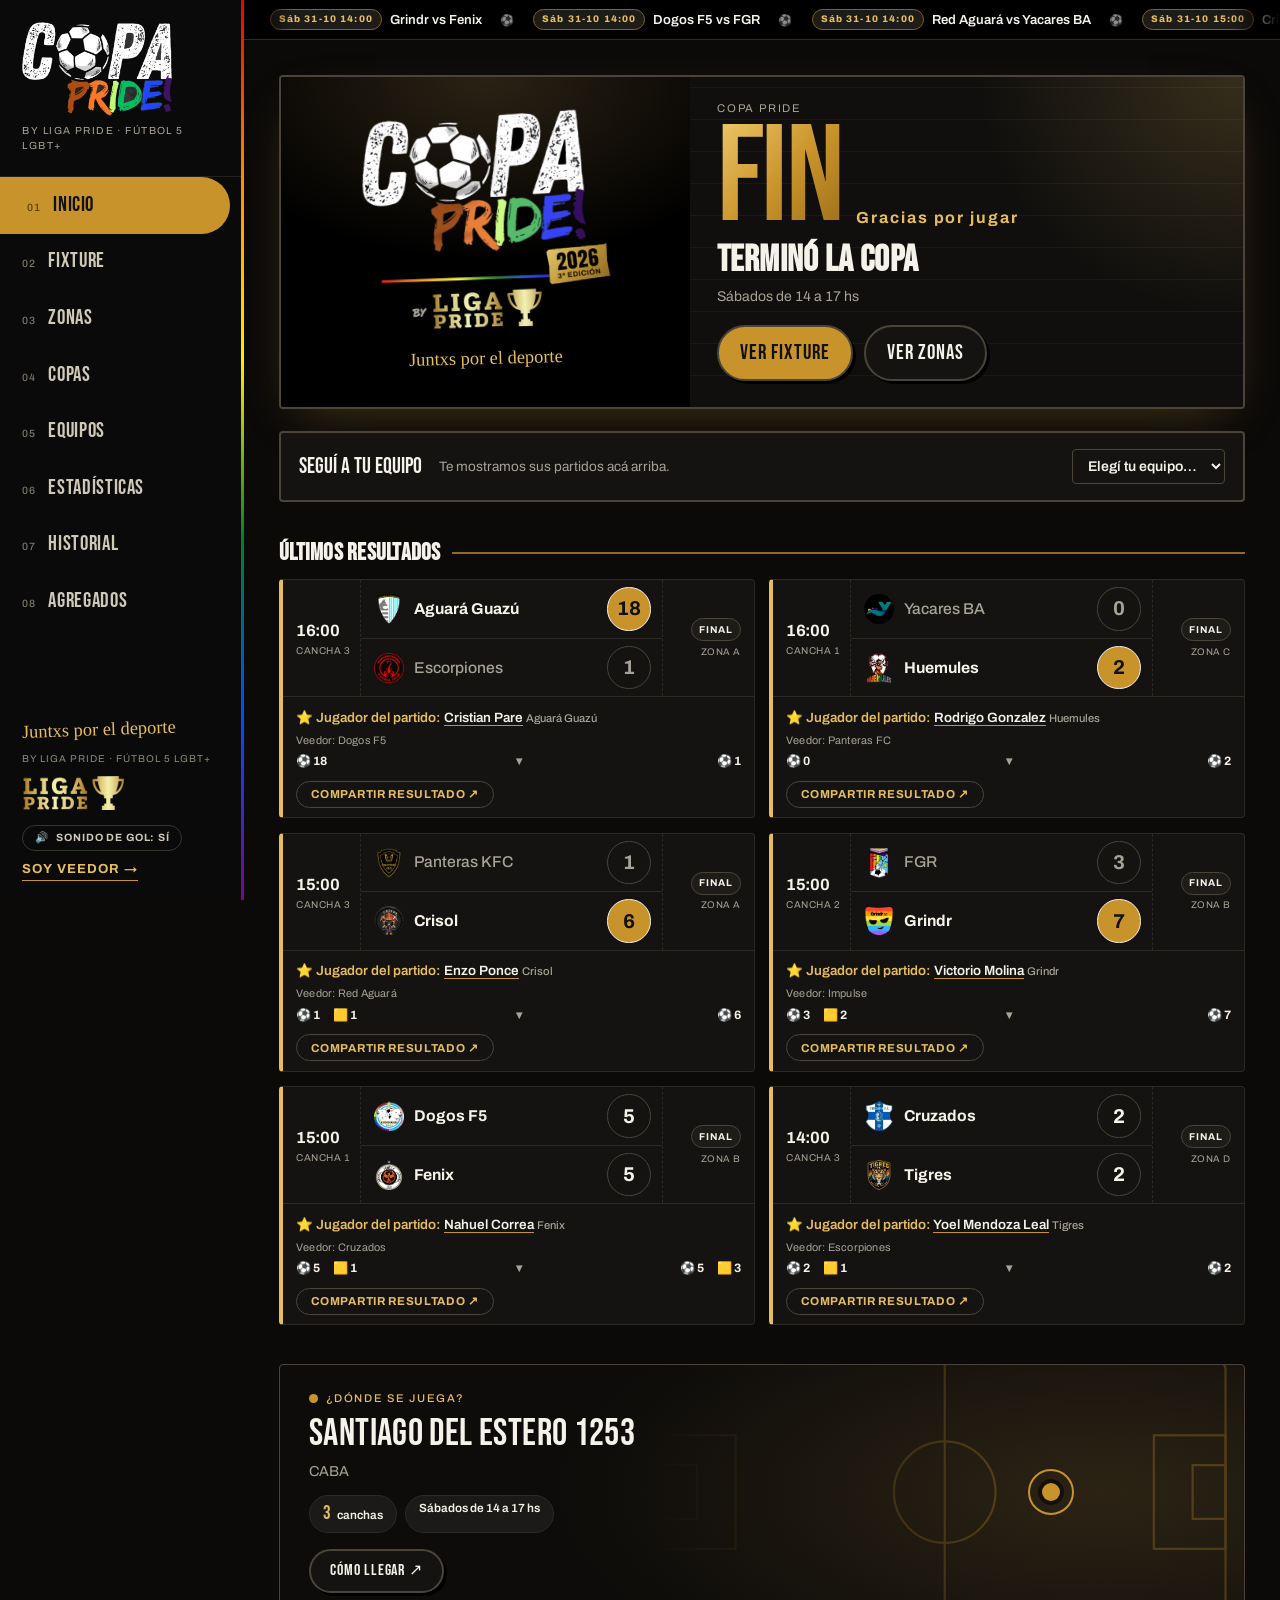
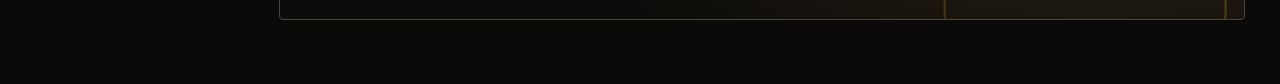
<file: index.html>
<!doctype html>
<html lang="es">
<head>
  <meta charset="utf-8">
  <meta name="viewport" content="width=device-width, initial-scale=1">
  <meta name="theme-color" content="#0a0a0a">
  
  <title>Copa Pride</title>
  <link rel="preconnect" href="https://fonts.googleapis.com">
  <link rel="preconnect" href="https://fonts.gstatic.com" crossorigin>
  <link href="https://fonts.googleapis.com/css2?family=Anton&family=Archivo:wght@400;600;700&family=Permanent+Marker&family=Bebas+Neue&display=swap" rel="stylesheet">
  <link rel="icon" type="image/png" href="img/logo.png">
  <link rel="stylesheet" href="intro.css?v=1792806605">
  <link rel="stylesheet" href="style.css?v=1792806605">
</head>
<body>
  <!-- Intro con el logo: la pelota cae entre la C y la P, rebota dos veces y festeja; se va sola o con un toque -->
  <div id="intro" aria-hidden="true">
    <div class="intro-in">
      <div class="intro-logo"><div class="il-wrap"><img class="il-base" src="img/logo-copa-sinpelota.png" alt=""><img class="il-ball" src="img/pelota-copa.png" alt=""><span class="il-rebote"></span><span class="il-confeti" id="ilConfeti"></span></div></div>
    </div>
  </div>
  <script src="intro.js"></script>
  <!-- Si ves este cartel, es porque faltan archivos. Se oculta solo cuando todo carga bien. -->
  <div id="falta" style="background:#fff3cd;color:#3b2f00;padding:16px;font:16px/1.4 Arial,sans-serif;border-bottom:3px solid #c8932a">
    <b>Faltan archivos de la página.</b><br>
    Si abriste <code>index.html</code> desde adentro del .zip, no funciona: Windows solo saca ese archivo suelto.<br>
    Hacé clic derecho en el .zip → <b>Extraer todo…</b>, y abrí <code>index.html</code> desde la carpeta extraída
    (tienen que estar juntos <code>index.html</code>, <code>style.css</code>, <code>app.js</code> y <code>data.js</code>).
  </div>

  <div class="shell">
    <aside class="rail">
      <a class="logo" href="#/inicio">
        <img class="logo-img" src="img/logo.png" alt="Copa Pride">
        <span class="logo-txt"><span class="logo-t" id="logoTitulo" hidden></span><span class="logo-s" id="logoSub"></span></span>
      </a>
      <nav id="nav" class="nav">
        <a href="#/inicio" data-p="inicio">Inicio</a>
        <a href="#/fixture" data-p="fixture">Fixture</a>
        <a href="#/zonas" data-p="zonas">Zonas</a>
        <a href="#/copas" data-p="copas">Copas</a>
        <a href="#/equipos" data-p="equipos">Equipos</a>
        <a href="#/estadisticas" data-p="estadisticas">Estadísticas</a>
        <a href="#/historial" data-p="historial">Historial</a>
        <a href="#/agregados" data-p="agregados">Agregados</a>
      </nav>
      <div class="rail-pie"><b id="pieLema"></b><span id="pieSub"></span><img src="img/liga-pride.png" alt="Liga Pride" style="height:34px;width:auto;align-self:flex-start"><div class="rail-bt"><button type="button" class="snd" id="snd"><i>🔊</i><span>Sonido de gol: sí</span></button><a class="soy-veedor" href="veedor.html">Soy veedor →</a></div></div>
    </aside>

    <div class="main">
      <header class="mtop"><a href="#/inicio"><img src="img/logo.png" alt="Copa Pride"></a><b>Juntxs por el deporte</b></header>
      <div id="ticker" class="ticker" hidden aria-label="Resultados"></div>
      <div id="aviso" class="aviso" hidden>DATOS DE EJEMPLO · reemplazalos en data.js</div>
      <main id="app" class="wrap"></main>
    </div>
  </div>

  <nav id="tabbar" class="tabbar" aria-label="Secciones">
    <a href="#/inicio" data-p="inicio"><svg viewBox="0 0 24 24"><path d="M3 11l9-8 9 8M5 10v10h14V10"/></svg>Inicio</a>
    <a href="#/fixture" data-p="fixture"><svg viewBox="0 0 24 24"><rect x="3" y="5" width="18" height="16"/><path d="M3 10h18M8 3v4M16 3v4"/></svg>Fixture</a>
    <a href="#/zonas" data-p="zonas"><svg viewBox="0 0 24 24"><path d="M3 5h18M3 12h18M3 19h18M8 5v14"/></svg>Zonas</a>
    <a href="#/copas" data-p="copas"><svg viewBox="0 0 24 24"><path d="M7 4h10v5a5 5 0 0 1-10 0zM7 6H3v2a3 3 0 0 0 4 2M17 6h4v2a3 3 0 0 1-4 2M12 14v4M8 21h8"/></svg>Copas</a>
    <details id="mas" data-mas="1"><summary><svg viewBox="0 0 24 24"><circle cx="5" cy="12" r="1.5"/><circle cx="12" cy="12" r="1.5"/><circle cx="19" cy="12" r="1.5"/></svg>Más</summary>
      <div class="mas-panel">
        <a href="#/equipos" data-p="equipos">Equipos</a>
        <a href="#/estadisticas" data-p="estadisticas">Estadísticas</a>
        <a href="#/historial" data-p="historial">Historial</a>
        <a href="#/agregados" data-p="agregados">Agregados</a>
        <button type="button" class="snd" id="snd2"><i>🔊</i><span>Sonido de gol: sí</span></button>
        <a class="soy-veedor" href="veedor.html">Soy veedor →</a>
      </div>
    </details>
  </nav>

  <script src="data.js?v=1792806605"></script>
  <script src="mascotas.js?v=1792806605"></script>
  <script src="app.js?v=1792806605"></script>
</body>
</html>
</file>
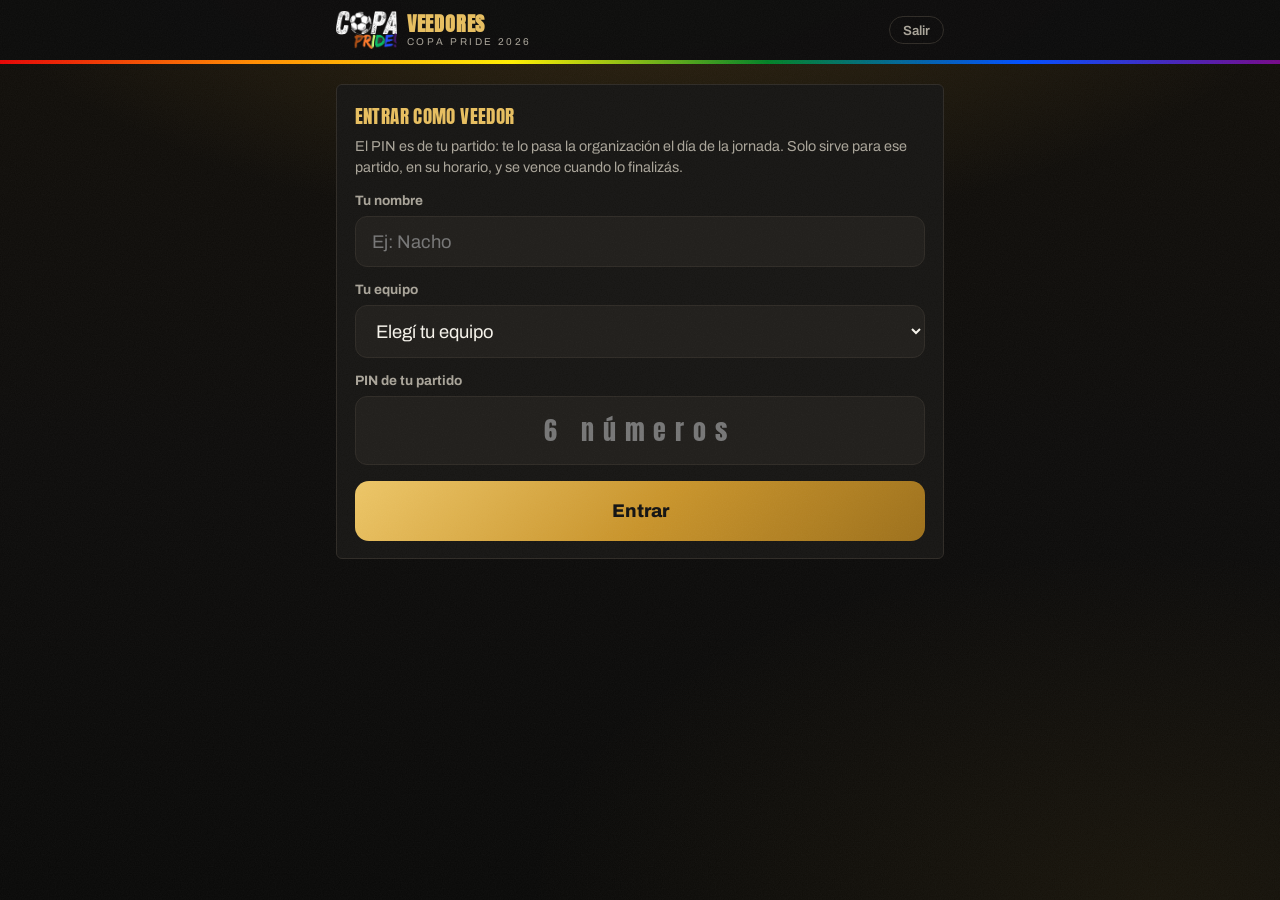
<file: veedor.html>
<!doctype html>
<html lang="es">
<head>
  <meta charset="utf-8">
  <meta name="viewport" content="width=device-width, initial-scale=1, viewport-fit=cover">
  <meta name="theme-color" content="#0a0a0a">
  <meta name="robots" content="noindex, nofollow">
  <title>Veedores · Copa Pride</title>
  <link rel="preconnect" href="https://fonts.googleapis.com">
  <link rel="preconnect" href="https://fonts.gstatic.com" crossorigin>
  <link href="https://fonts.googleapis.com/css2?family=Anton&family=Archivo:wght@400;500;600;700&family=Permanent+Marker&display=swap" rel="stylesheet">
  <link rel="icon" type="image/png" href="img/logo.png">
  <link rel="stylesheet" href="base.css">
  <link rel="stylesheet" href="veedor.css?v=1792644942">
</head>
<body class="vee">
  <!-- Si ves este cartel, es porque faltan archivos. Se oculta solo cuando todo carga bien. -->
  <div id="falta" style="background:#fff3cd;color:#3b2f00;padding:16px;font:16px/1.4 Arial,sans-serif;border-bottom:3px solid #c8932a">
    <b>Faltan archivos de la página.</b> Tienen que estar juntos en la misma carpeta:
    <code>veedor.html</code>, <code>veedor.css</code>, <code>veedor.js</code>, <code>style.css</code>, <code>app.js</code> y <code>data.js</code>.
  </div>

  <header class="vtop">
    <div class="vtop-in">
      <div class="vlogo-w"><img src="img/logo.png" alt="Copa Pride"><div class="vlogo"><b>Veedores</b><span id="vSub"></span></div></div>
      <div class="vquien" id="vQuien" hidden>
        <span id="vNombre"></span>
        <button type="button" class="vsalir" data-act="salir">Salir</button>
      </div>
    </div>
    <div class="franja"></div>
  </header>

  <main id="v-app" class="vwrap"></main>

  <script src="data.js?v=1792644942"></script>
  <script src="app.js?v=1792644942"></script>
  <script src="veedor.js?v=1792644942"></script>
</body>
</html>
</file>
<file: intro.css>
/* Intro con la pelota que rebota (se mantiene igual) */
:root{--grano:none;--orgullo:linear-gradient(90deg,#e40303,#ff8c00,#ffed00,#008026,#004dff,#750787);--marcador:"Permanent Marker","Brush Script MT",cursive;--gris:#a8a398}
#intro::after{display:none}
/* ---- Intro con el logo ---- */
#intro{position:fixed;inset:0;z-index:200;background:#0b0a09;display:flex;align-items:center;justify-content:center;animation:introSale .55s ease 2.7s forwards;cursor:pointer}
.intro-in{display:flex;flex-direction:column;align-items:center;gap:1.3rem;padding:1rem}
.intro-logo{position:relative;padding-bottom:1.6rem}
.intro-logo .sello{right:-10%;bottom:-12%;animation:introSello .55s cubic-bezier(.2,1.5,.4,1) 1s both}
@keyframes introSello{from{opacity:0;transform:scale(1.7) rotate(-14deg)}to{opacity:1;transform:rotate(-5deg)}}
.intro-in .intro-logo img{width:min(78vw,420px);height:auto;animation:introLogo .9s cubic-bezier(.2,1.4,.4,1) both;filter:drop-shadow(0 12px 30px rgba(0,0,0,.7))}
.intro-barra{display:block;width:min(70vw,360px);height:5px;background:var(--orgullo);transform-origin:left;animation:introBarra .8s ease .55s both}
.intro-by{display:flex;align-items:center;gap:.8rem;animation:introBy .7s ease 1.1s both}
.intro-by span{font-family:var(--marcador);font-size:1.6rem;color:var(--gris)}
.intro-in .intro-by img{width:auto;height:min(15vw,70px);animation:none;filter:none}
@keyframes introBy{from{opacity:0;transform:translateY(10px)}to{opacity:1;transform:none}}
@keyframes introLogo{from{opacity:0;transform:scale(.7) rotate(-8deg)}to{opacity:1;transform:scale(1) rotate(-2deg)}}
@keyframes introBarra{from{transform:scaleX(0)}to{transform:scaleX(1)}}
@keyframes introSale{to{opacity:0;visibility:hidden}}
@media (prefers-reduced-motion:reduce){#intro{animation-duration:.01s;animation-delay:.6s}.intro-in img,.intro-barra,.intro-by,.intro-logo .sello{animation:none}}
/* ===== Intro con pelota que cae y rebota ===== */
.intro-logo{padding-bottom:1.6rem}
.il-wrap{position:relative;width:min(78vw,420px);transform:rotate(-2deg)}
.intro-in .intro-logo .il-base{display:block;width:100%;height:auto;animation:ilBase .6s cubic-bezier(.2,1.2,.4,1) both;filter:drop-shadow(0 12px 30px rgba(0,0,0,.7))}
.intro-in .intro-logo .il-ball{position:absolute;left:22.46%;top:2.33%;width:35.87%;height:auto;transform-origin:50% 100%;animation:ilBola 1.8s linear .5s both;z-index:2;filter:drop-shadow(0 6px 10px rgba(0,0,0,.5))}
.intro-in .il-wrap img{animation-fill-mode:both}
.il-rebote{position:absolute;left:30%;top:84%;width:20%;height:5%;border-radius:50%;background:rgba(0,0,0,.45);filter:blur(5px);opacity:0;animation:ilSombra 1.8s linear .5s both}
@keyframes ilBase{from{opacity:0;transform:scale(.8)}to{opacity:1;transform:none}}
/* cae y hace poing, poing, poing (cada rebote mas bajo) */
@keyframes ilBola{
  0%{transform:translateY(-330%);animation-timing-function:cubic-bezier(.55,0,1,.45)}
  30.5%{transform:translateY(0) scale(1,1);animation-timing-function:linear}
  32%{transform:translateY(0) scale(1.14,.86);animation-timing-function:cubic-bezier(0,.55,.45,1)}
  47.2%{transform:translateY(-100%) scale(1,1);animation-timing-function:cubic-bezier(.55,0,1,.45)}
  63.9%{transform:translateY(0) scale(1,1);animation-timing-function:linear}
  65.2%{transform:translateY(0) scale(1.1,.9);animation-timing-function:cubic-bezier(0,.55,.45,1)}
  75%{transform:translateY(-45%) scale(1,1);animation-timing-function:cubic-bezier(.55,0,1,.45)}
  86.1%{transform:translateY(0) scale(1,1);animation-timing-function:linear}
  87.2%{transform:translateY(0) scale(1.07,.93);animation-timing-function:cubic-bezier(0,.55,.45,1)}
  93.1%{transform:translateY(-18%) scale(1,1);animation-timing-function:cubic-bezier(.55,0,1,.45)}
  99%{transform:translateY(0) scale(1,1);animation-timing-function:ease-out}
  100%{transform:translateY(0) scale(1.03,.97)}
}
@keyframes ilSombra{0%,25%{opacity:0;transform:scale(.3)}30.5%{opacity:.55;transform:scale(1)}47.2%{opacity:.2;transform:scale(.55)}63.9%{opacity:.5;transform:scale(1)}75%{opacity:.3;transform:scale(.8)}86.1%{opacity:.5;transform:scale(1)}93.1%{opacity:.4;transform:scale(.92)}99%,100%{opacity:.5;transform:scale(1)}}
/* confeti desde el centro de la pelota */
.il-confeti{position:absolute;left:41%;top:34%;width:0;height:0;z-index:3;pointer-events:none}
.il-confeti i{position:absolute;left:0;top:0;width:9px;height:14px;border-radius:2px;opacity:0;animation:ilConf 1.5s cubic-bezier(.15,.7,.3,1) both}
@keyframes ilConf{0%{opacity:0;transform:translate(0,0) rotate(0) scale(.4)}12%{opacity:1}100%{opacity:0;transform:translate(var(--dx),calc(var(--dy) + 90px)) rotate(var(--r)) scale(1)}}
/* destello al quedar quieta la pelota */
.il-wrap::after{content:"";position:absolute;left:12%;top:-12%;width:60%;height:100%;border-radius:50%;background:radial-gradient(circle,rgba(255,235,170,.55),transparent 62%);opacity:0;animation:ilFlash .9s ease 2.4s both;pointer-events:none;z-index:1}
@keyframes ilFlash{0%{opacity:0;transform:scale(.5)}25%{opacity:1}100%{opacity:0;transform:scale(1.4)}}
/* tiempos nuevos del resto de la intro */
#intro{animation:introSale .6s ease 5.4s forwards}
.intro-logo .sello{animation:introSello .55s cubic-bezier(.2,1.5,.4,1) 2.5s both}
.intro-barra{animation:introBarra .7s ease 2.4s both}
.intro-by{animation:introBy .7s ease 2.85s both}
#intro.sin-mov .intro-logo .il-ball,#intro.sin-mov .intro-logo .il-base,#intro.sin-mov .il-rebote{animation:none;opacity:1}
#intro.sin-mov .il-rebote,#intro.sin-mov .il-confeti{display:none}
@media (prefers-reduced-motion:reduce){.intro-in .intro-logo .il-ball,.intro-in .intro-logo .il-base{animation:none}.il-confeti,.il-rebote,.il-wrap::after{display:none}}
/* ===== Logo nuevo (trae el sello 2026 y "by Liga Pride" adentro) ===== */
.il-wrap{width:min(72vw,380px)}
.intro-in .intro-logo .il-ball{left:19.53%;top:4.52%;width:33.73%}
.il-rebote{display:none}
.il-confeti{left:36.4%;top:23%}
.il-wrap::after{left:2%;top:-8%;width:68%;height:62%}
.il-wrap{width:min(84vw,440px)}
</file>
<file: style.css>
/* =====================================================================
   COPA PRIDE · estilos
   Idea: LA PLANILLA. La página se ve como la planilla de juego que llenan
   los veedores: papel, tinta, renglones, casilleros y goles en palitos.
   Menú lateral negro con la banda Pride (celu: barra de pestañas abajo).
   Modo claro (papel) por defecto; "Modo noche" con el botón del menú.
   ===================================================================== */
:root{
  --papel:#0b0a09;
  --hoja:#141311;
  --hoja-2:#1e1c19;
  --tinta:#f5f2ea;
  --tinta-2:#a8a398;
  --linea:#2d2924;
  --borde:#4a443b;
  --oro:#c8932a;
  --oro-t:#e6bd5e;
  --oro-osc:#8a6218;
  --vivo:#e5342c;
  --plata:#c9ccd1;
  --negro:#0b0a09;--negro-2:#141311;--negro-3:#1e1c19;
  --oro-claro:#e6bd5e;--blanco:#f5f2ea;--gris:#a8a398;
  --oro-grad:linear-gradient(135deg,#ecc566 0%,#c8932a 52%,#9c6f1a 100%);
  --orgullo:linear-gradient(90deg,#e40303,#ff8c00,#ffed00,#008026,#004dff,#750787);
  --orgullo-v:linear-gradient(180deg,#e40303,#ff8c00,#ffed00,#008026,#004dff,#750787);
  --display:'Bebas Neue','Anton','Arial Narrow',Impact,sans-serif;
  --texto:'Archivo','Helvetica Neue',Arial,sans-serif;
  --mono:'Archivo','Helvetica Neue',Arial,sans-serif;
  --marcador:'Permanent Marker','Brush Script MT',cursive;
  --riel:244px;
  color-scheme:dark;
}
*{box-sizing:border-box;margin:0;padding:0}
html{scroll-behavior:smooth;background:var(--papel)}
body{font-variant-numeric:tabular-nums}
body{background:var(--papel);color:var(--tinta);font-family:var(--texto);font-size:15px;line-height:1.45;-webkit-font-smoothing:antialiased;min-height:100vh}
a{color:inherit;text-decoration:none}
button{font-family:inherit;color:inherit}
ol,ul{list-style:none}
h1,h2,h3,h4{font-family:var(--display);font-weight:400;text-transform:uppercase;letter-spacing:.01em;line-height:1}
:focus-visible{outline:3px solid var(--oro);outline-offset:2px}
::selection{background:var(--oro);color:#111}

/* ---------- Estructura: riel lateral negro + hoja ---------- */
.shell{display:grid;grid-template-columns:var(--riel) minmax(0,1fr);min-height:100vh}
.rail{position:sticky;top:0;height:100vh;background:#0a0a0a;color:#f1ede1;display:flex;flex-direction:column;gap:1.4rem;padding:1.4rem 0 1.2rem;overflow-y:auto}
.rail::after{content:"";position:absolute;top:0;right:0;bottom:0;width:3px;background:var(--orgullo-v)}
.logo{display:block;padding:0 1.4rem}
.logo-img{display:block;width:100%;max-width:150px;height:auto}
.logo-s{display:block;margin-top:.55rem;font-family:var(--mono);font-size:.64rem;letter-spacing:.14em;text-transform:uppercase;color:#a8a398}
.nav{display:flex;flex-direction:column;counter-reset:n;border-top:1px solid #26231f}
.nav a{counter-increment:n;display:flex;align-items:baseline;gap:.8rem;padding:.78rem 1.4rem;border-bottom:1px solid #26231f;font-family:var(--display);font-weight:400;font-size:1.32rem;text-transform:uppercase;letter-spacing:.03em;color:#cfc9ba;transition:background .15s,color .15s,padding .15s}
.nav a::before{content:counter(n,decimal-leading-zero);font-family:var(--mono);font-weight:500;font-size:.66rem;letter-spacing:.06em;color:#7d776a}
.nav a:hover{color:#fff;padding-left:1.7rem}
.nav a.on{background:var(--oro);color:#111;padding-left:1.7rem}
.nav a.on::before{color:#5a3f00}
.rail-pie{margin-top:auto;display:flex;flex-direction:column;gap:.6rem;padding:0 1.4rem}
.rail-pie b{font-family:var(--marcador);font-weight:400;font-size:1.15rem;line-height:1.1;color:#e6bd5e;transform:rotate(-2deg);transform-origin:left;display:block}
.rail-pie>span{font-family:var(--mono);font-size:.62rem;letter-spacing:.1em;color:#8f897c;text-transform:uppercase}
.rail-pie img{filter:none}
.rail-bt{display:flex;flex-direction:column;gap:.5rem;align-items:flex-start;margin-top:.3rem}
.tema{display:inline-flex;align-items:center;gap:.55rem;background:none;border:1px solid #3a352e;color:#cfc9ba;padding:.4rem .7rem;font-family:var(--mono);font-size:.66rem;letter-spacing:.08em;text-transform:uppercase;cursor:pointer}
.tema:hover{border-color:var(--oro);color:#fff}
.tema i{width:.8rem;height:.8rem;border-radius:50%;border:2px solid currentColor;background:linear-gradient(90deg,currentColor 50%,transparent 50%)}
.soy-veedor{font-family:var(--mono);font-size:.66rem;letter-spacing:.1em;text-transform:uppercase;color:#8f897c;border-bottom:1px dashed #4a453d;padding-bottom:1px}
.soy-veedor:hover{color:#e6bd5e;border-color:var(--oro)}

.main{min-width:0}
.mtop{display:none}
.aviso{background:var(--oro);color:#111;font-family:var(--mono);font-size:.72rem;letter-spacing:.08em;text-align:center;padding:.4rem}
.wrap{max-width:1060px;margin:0 auto;padding:2.2rem 2.2rem 4rem}
#falta{display:block}

/* ---------- Títulos ---------- */
.kicker{font-family:var(--mono);font-size:.7rem;font-weight:500;letter-spacing:.14em;text-transform:uppercase;color:var(--oro-t);display:flex;align-items:center;gap:.5rem}
.kicker::before{content:"";width:.55rem;height:.55rem;background:var(--oro);display:inline-block}
.titulo-pag{font-size:clamp(2.8rem,6vw,4.4rem);font-weight:900;margin:.3rem 0 1.4rem;position:relative;padding-bottom:.9rem}
.titulo-pag::after{content:"";position:absolute;left:0;bottom:0;width:84px;height:6px;background:var(--orgullo)}
.titulo-sec{font-size:1.5rem;font-weight:900;margin:2.4rem 0 .9rem;display:flex;align-items:center;gap:.7rem}
.titulo-sec::after{content:"";flex:1;height:2px;background:var(--oro);opacity:.7}
.vacio{border:1.5px dashed var(--linea);color:var(--tinta-2);padding:1.4rem;text-align:center;font-family:var(--mono);font-size:.78rem}
.vacio-txt{color:var(--tinta-2);font-size:.82rem}

/* ---------- Controles ---------- */
.btn{display:inline-block;background:var(--oro);color:#111;font-family:var(--display);font-weight:400;font-size:1.3rem;text-transform:uppercase;letter-spacing:.05em;padding:.7rem 1.3rem;border:2px solid var(--borde);box-shadow:3px 3px 0 #000;transition:transform .12s,box-shadow .12s;cursor:pointer}
.btn:hover{transform:translate(-1px,-1px);box-shadow:5px 5px 0 #000}
.btn.sec{background:var(--hoja);color:var(--tinta)}
.link-oro{font-family:var(--mono);font-size:.76rem;font-weight:700;letter-spacing:.06em;text-transform:uppercase;color:var(--oro-t);white-space:nowrap}
.ctrl{display:flex;flex-wrap:wrap;gap:.8rem 1.2rem;align-items:center;margin-bottom:1.4rem}
.filtros{display:flex;flex-wrap:wrap;gap:.45rem}
.chip{background:var(--hoja);border:1.5px solid var(--borde);color:var(--tinta);font-family:var(--mono);font-size:.76rem;font-weight:700;letter-spacing:.04em;text-transform:uppercase;padding:.5rem .85rem;cursor:pointer}
.chip:hover{background:var(--hoja-2)}
.chip.on{background:var(--oro);color:#111;box-shadow:inset 0 -4px 0 var(--oro)}
.seg{display:inline-flex;border:1.5px solid var(--borde)}
.seg button{background:var(--hoja);border:0;padding:.5rem .9rem;font-family:var(--mono);font-size:.74rem;font-weight:700;letter-spacing:.04em;text-transform:uppercase;cursor:pointer}
.seg button+button{border-left:1.5px solid var(--borde)}
.seg button.on{background:var(--oro);color:#111}
.sel{background:var(--hoja);color:var(--tinta);border:1.5px solid var(--borde);padding:.5rem .7rem;font-family:var(--texto);font-size:.88rem;font-weight:600;max-width:100%}

/* ---------- Escudos / iniciales ---------- */
.badge{width:34px;height:34px;flex:0 0 auto;object-fit:cover;display:inline-flex;align-items:center;justify-content:center;background:linear-gradient(135deg,var(--oro-osc),var(--oro));color:#111;font-family:var(--display);font-weight:400;font-size:.9rem;letter-spacing:.03em;border-radius:50%}
img.badge{object-fit:contain;border-radius:0;background:transparent}
.badge.chico{width:30px;height:30px;font-size:.72rem}
.badge.med{width:46px;height:46px;font-size:1.05rem}
.badge.grande{width:84px;height:84px;font-size:1.7rem}
.badge.vacio-b{background:var(--hoja-2);color:var(--tinta-2);border:1.5px dashed var(--linea)}
.cabeza{font-family:var(--mono);font-size:.62rem;font-weight:700;color:var(--oro-t);margin-left:.3rem;white-space:nowrap}
.pais{font-family:var(--mono);font-size:.6rem;color:var(--tinta-2);margin-left:.3rem;letter-spacing:.06em}
.tbd{color:var(--tinta-2);font-style:italic;font-weight:500}

/* ---------- Inicio: cabecera de planilla ---------- */
.cab{display:grid;grid-template-columns:minmax(0,.85fr) minmax(0,1.15fr);border:2px solid var(--borde);background:var(--hoja)}
.cab-marca{background:#000;color:#e6bd5e;padding:1.6rem 1.4rem 1.8rem;display:flex;flex-direction:column;align-items:center;justify-content:center;gap:1rem;position:relative}

.cab-marca img{width:100%;max-width:250px;height:auto;transform:rotate(-2deg)}
.cab-marca p{font-family:var(--marcador);font-size:1.15rem;text-align:center;transform:rotate(-1.5deg)}
.cab-fecha{padding:1.4rem 1.7rem 1.6rem;display:flex;flex-direction:column;gap:.5rem;background:repeating-linear-gradient(0deg,transparent 0 31px,var(--linea) 31px 32px)}
.cab-fecha .k{font-family:var(--mono);font-size:.7rem;letter-spacing:.16em;text-transform:uppercase;color:var(--tinta-2);background:var(--hoja);align-self:flex-start;padding-right:.5rem}
.cab-num{display:flex;align-items:flex-end;gap:.9rem;background:var(--hoja);align-self:flex-start;padding-right:.8rem}
.cab-num b{font-family:var(--display);font-weight:400;font-size:clamp(5.6rem,11vw,8.6rem);line-height:.8;letter-spacing:-.02em}
.cab-num span{font-family:var(--mono);font-weight:700;font-size:1rem;line-height:1.25;letter-spacing:.12em;color:var(--oro-t);padding-bottom:.4rem}
.cab-fecha h2{font-size:2.3rem;font-weight:900;background:var(--hoja);align-self:flex-start;padding-right:.6rem}
.cab-cuenta{font-family:var(--mono);font-weight:700;font-size:.9rem;background:var(--oro);color:#111;align-self:flex-start;padding:.2rem .6rem}
.cab-hs{font-size:.88rem;color:var(--tinta-2);background:var(--hoja);align-self:flex-start;padding-right:.5rem}
.hero-cta{display:flex;flex-wrap:wrap;gap:.7rem;margin-top:.6rem}

/* ---------- Seguí a tu equipo ---------- */
.mi{margin-top:1.4rem;border:2px solid var(--borde);background:var(--hoja);padding:1rem 1.1rem}
.mi-cab{display:flex;justify-content:space-between;align-items:center;gap:1rem;flex-wrap:wrap;margin-bottom:.9rem}
.mi-cab a{display:flex;align-items:center;gap:.8rem}
.mi-cab small{display:block;font-family:var(--mono);font-size:.62rem;letter-spacing:.14em;text-transform:uppercase;color:var(--oro-t)}
.mi-cab b{font-family:var(--display);font-weight:400;font-size:1.7rem;text-transform:uppercase;line-height:1}
.mi.vacio-mi label{display:flex;align-items:center;gap:.6rem 1.1rem;flex-wrap:wrap}
.mi.vacio-mi b{font-family:var(--display);font-weight:400;font-size:1.4rem;text-transform:uppercase}
.mi.vacio-mi span{color:var(--tinta-2);font-size:.85rem;flex:1;min-width:160px}

/* ---------- Partido: renglón de planilla ---------- */
.res-grid{display:grid;grid-template-columns:repeat(auto-fill,minmax(440px,1fr));gap:.9rem}
.mt{display:grid;grid-template-columns:78px minmax(0,1fr) auto;align-items:stretch;background:var(--hoja);border:1.5px solid var(--borde);border-left-width:6px;position:relative}
.mt.fin{border-left-color:var(--oro)}
.mt:not(.fin):not(.live){border-left-color:var(--linea);border-left-style:solid}
.mt.live{border-left-color:var(--vivo);box-shadow:0 0 0 2px rgba(214,35,29,.25)}
.mt-meta{display:flex;flex-direction:column;justify-content:center;gap:.15rem;padding:.65rem .5rem .65rem .8rem;border-right:1px dashed var(--linea)}
.mt-meta b{font-family:var(--mono);font-weight:700;font-size:1.02rem;letter-spacing:-.02em}
.mt-meta span{font-family:var(--mono);font-size:.62rem;letter-spacing:.06em;text-transform:uppercase;color:var(--tinta-2);line-height:1.2}
.mt-body{display:flex;flex-direction:column;min-width:0}
.mt-eq{display:flex;align-items:center;gap:.6rem;padding:.45rem .7rem .45rem .8rem;min-width:0}
.mt-eq+.mt-eq{border-top:1px solid var(--linea)}
.mt-eq .n{flex:1;min-width:0;font-weight:700;font-size:.98rem;line-height:1.15;overflow-wrap:anywhere}
.mt-eq:hover .n{text-decoration:underline;text-decoration-thickness:2px;text-underline-offset:3px}
.mt-eq.pierde .n{font-weight:500;color:var(--tinta-2)}
.gl{flex:0 0 auto;min-width:2.5rem;height:2.4rem;padding:0 .4rem;border:1.5px solid var(--borde);display:inline-flex;align-items:center;justify-content:center;font-family:var(--mono);font-weight:700;font-size:1.3rem;background:var(--hoja)}
.gl i{font-size:.62rem;font-style:normal;margin-left:.2rem;color:var(--tinta-2)}
.gl.vacio{border-style:dashed;border-color:var(--linea)}
.gana .gl{background:var(--oro);color:#111;border-color:var(--tinta)}
.pierde .gl{color:var(--tinta-2)}
.mt-estado{display:flex;flex-direction:column;align-items:flex-end;justify-content:center;gap:.35rem;padding:.6rem .8rem;border-left:1px dashed var(--linea);min-width:92px}
.mt-estado small{font-family:var(--mono);font-size:.6rem;letter-spacing:.06em;text-transform:uppercase;color:var(--tinta-2);text-align:right;line-height:1.2}
.tag{font-family:var(--mono);font-size:.62rem;font-weight:700;letter-spacing:.1em;padding:.2rem .45rem;background:var(--hoja-2);color:var(--tinta);border:1px solid var(--borde);white-space:nowrap}
.tag.pend{background:transparent;color:var(--tinta-2);border:1px solid var(--linea)}
.tag.vivo{background:var(--vivo);color:#fff;display:inline-flex;align-items:center;gap:.35rem}
.tag.vivo i{width:.5rem;height:.5rem;border-radius:50%;background:#fff;animation:pulso 1.1s infinite}
@keyframes pulso{0%,100%{opacity:1;transform:scale(1)}50%{opacity:.35;transform:scale(.7)}}
.mt-pie{grid-column:1/-1;border-top:1px solid var(--linea);padding:.4rem .8rem .5rem}
.veedor{font-family:var(--mono);font-size:.68rem;color:var(--tinta-2);letter-spacing:.02em;padding:.1rem 0}
.v-eq{color:var(--oro-t)}
.mt-pie details summary{cursor:pointer;display:flex;gap:.9rem;align-items:center;font-family:var(--mono);font-size:.76rem;font-weight:700;list-style:none;padding:.2rem 0}
.mt-pie details summary::-webkit-details-marker{display:none}
.mt-pie details .chev{transition:transform .15s;color:var(--tinta-2)}
.mt-pie details summary{justify-content:space-between}
.mt-pie .sm{display:flex;gap:.8rem;min-width:0;flex:1}
.mt-pie .sm-v{justify-content:flex-end}
.pal-s .pal{max-width:none;color:var(--oro-t)}
.pal-s s{height:.95rem;width:2px}
.pal-s .g,.pal-s .g5{gap:2px}
.pal-s .pal{gap:.1rem .4rem}
.det-v .pal{flex-direction:row}
.mt-pie details[open] .chev{transform:rotate(180deg)}
.det{display:flex;flex-direction:column;gap:.15rem;padding:.4rem 0 .2rem;font-size:.86rem}
.det small{color:var(--tinta-2);font-family:var(--mono);font-size:.68rem}

.det2{display:grid;grid-template-columns:1fr 1fr;gap:0 1rem;padding:.5rem 0 .2rem}
.det2 ul{display:flex;flex-direction:column;gap:.2rem;min-width:0}
.det2 li{display:flex;align-items:baseline;gap:.4rem;font-size:.86rem;line-height:1.25}
.det2 .nm{min-width:0;overflow-wrap:anywhere}
.det2 .x{font-family:var(--display);color:var(--oro-t);font-size:1.1rem}
.det-v{border-left:1px dashed var(--linea);padding-left:1rem}
.det-v li{flex-direction:row-reverse;text-align:right}
.det-pen{margin-top:.4rem;padding-top:.4rem;border-top:1px dashed var(--linea);font-size:.8rem;color:var(--tinta-2)}
.det2 small{color:var(--tinta-2);font-size:.7rem}
/* ---------- Palitos de gol ---------- */
.pal{display:inline-flex;flex-wrap:wrap;justify-content:flex-end;align-items:center;gap:.2rem .55rem;color:var(--tinta);max-width:11rem}
.pal0{color:var(--tinta-2);font-family:var(--mono)}
.pal .g,.pal .g5{position:relative;display:inline-flex;gap:3px;align-items:center}
.pal s{display:block;width:3px;height:1.35rem;background:currentColor;border-radius:1px;text-decoration:none}
.pal .g5::after{content:"";position:absolute;left:-4px;right:-4px;top:50%;height:3px;background:var(--oro-t);border-radius:2px;transform:rotate(-26deg)}
.pal em{font-family:var(--mono);font-size:.7rem;font-style:normal;font-weight:700;color:var(--tinta-2)}

/* ---------- Inicio: campeones, sede ---------- */
.camp-grid{display:grid;grid-template-columns:repeat(auto-fill,minmax(250px,1fr));gap:.9rem}
.camp-card{display:flex;align-items:center;gap:1rem;background:var(--hoja);border:1.5px solid var(--borde);padding:1rem}
.camp-card.tbd{border-style:dashed;border-color:var(--linea)}
.camp-card h3{font-size:1.5rem;font-weight:900;margin-top:.2rem}
.camp-card .badge.grande{width:64px;height:64px}
.sede{display:flex;justify-content:space-between;align-items:center;gap:1rem;flex-wrap:wrap;margin-top:2.4rem;background:#0a0a0a;color:#f1ede1;padding:1.2rem 1.4rem;border-left:8px solid var(--oro)}
.sede .kicker{color:#e6bd5e}
.sede h3{font-size:1.7rem;font-weight:900;margin:.3rem 0 .15rem}
.sede p{color:#b7b1a3;font-size:.88rem}
.sede .link-oro{color:#e6bd5e}

/* ---------- Fixture ---------- */
.hora-blq{display:grid;grid-template-columns:96px minmax(0,1fr);gap:0 1rem;margin-bottom:1.1rem;align-items:start}
.hora-n{position:sticky;top:.8rem;border-top:3px solid var(--borde);padding-top:.35rem}
.hora-n b{font-family:var(--display);font-weight:400;font-size:2.6rem;line-height:.9}
.hora-blq .res-grid{grid-template-columns:repeat(auto-fill,minmax(400px,1fr))}
.bloque{margin-bottom:1.2rem}
.bloque .titulo-sec{margin-top:1.6rem}

/* ---------- Zonas ---------- */
.zonas-cab{display:flex;justify-content:space-between;align-items:flex-end;gap:1rem;flex-wrap:wrap}
.leyendas{display:flex;gap:1rem;flex-wrap:wrap;margin-bottom:1.5rem}
.ley{display:inline-flex;align-items:center;gap:.45rem;font-family:var(--mono);font-size:.72rem;font-weight:700;letter-spacing:.06em;text-transform:uppercase}
.ley i{width:.9rem;height:.9rem;display:inline-block}
.q-oro{--q:var(--oro)}
.q-plata{--q:var(--plata)}
i.q-oro{background:var(--oro)}
i.q-plata{background:var(--plata)}
.zonas-grid{display:grid;grid-template-columns:repeat(auto-fit,minmax(480px,1fr));gap:1.2rem}
.zona{background:var(--hoja);border:2px solid var(--borde)}
.zona-t{display:flex;align-items:center;gap:.7rem;padding:.55rem .8rem;border-bottom:2px solid var(--borde)}
.zona-t span{font-family:var(--mono);font-size:.66rem;letter-spacing:.2em;font-weight:700;color:var(--tinta-2)}
.zona-t em{font-style:normal;font-family:var(--display);font-weight:400;font-size:1.9rem;background:var(--oro);color:#111;min-width:2.2rem;text-align:center;line-height:1.15;padding:0 .4rem}
h3.zona-t{margin:1.6rem 0 .8rem;border:0;padding:0}
.zona h3.zona-t{margin:0;padding:.55rem .8rem;border-bottom:2px solid var(--borde)}
.tabla-wrap{overflow-x:auto}
table{width:100%;border-collapse:collapse;font-variant-numeric:tabular-nums}
th{font-family:var(--mono);font-size:.62rem;letter-spacing:.1em;text-transform:uppercase;color:var(--tinta-2);padding:.4rem .35rem;text-align:center;border-bottom:1px solid var(--borde);font-weight:700}
td{padding:.5rem .35rem;text-align:center;font-family:var(--mono);font-size:.84rem;border-bottom:1px solid var(--linea)}
tr:last-child td{border-bottom:0}
th.izq,td.izq{text-align:left}
td.pos{font-weight:700;border-left:5px solid transparent;width:2rem}
td.pos.q-oro,td.pos.q-plata{border-left-color:var(--q)}
.celda-eq{display:inline-flex;align-items:center;gap:.55rem;font-family:var(--texto);font-weight:700;font-size:.92rem}
.celda-eq:hover span{text-decoration:underline}
td.pts{font-weight:700;font-size:1rem;background:var(--hoja-2)}
.leyenda{margin-top:1.1rem;font-family:var(--mono);font-size:.7rem;color:var(--tinta-2);line-height:1.55;border-left:3px solid var(--oro);padding-left:.8rem}

/* ---------- Copas (llaves) ---------- */
.bracket{display:flex;gap:1.8rem;overflow-x:auto;padding:.4rem .2rem 1rem}
.rcol{flex:0 0 225px;display:flex;flex-direction:column}
.rcol>h3{font-family:var(--mono);font-size:.7rem;font-weight:700;letter-spacing:.14em;color:var(--tinta-2);padding-bottom:.45rem;margin-bottom:.8rem;border-bottom:2px solid var(--borde)}
.rcruces{display:flex;flex-direction:column;justify-content:space-around;gap:1rem;flex:1}
.celda.cruce{background:var(--hoja);border:1.5px solid var(--borde);position:relative}
.cruce::after{content:"";position:absolute;left:100%;top:50%;width:1.1rem;height:2px;background:var(--tinta)}
.rcol:last-child .cruce::after,.rcol:last-child .campeon::after{display:none}
.res-top{display:flex;justify-content:space-between;align-items:center;padding:.3rem .6rem;background:var(--hoja-2);border-bottom:1px solid var(--linea);font-family:var(--mono);font-size:.62rem;letter-spacing:.08em;text-transform:uppercase;color:var(--tinta-2)}
.fe{display:flex;align-items:center;gap:.5rem;padding:.4rem .6rem;min-width:0}
.fe+.fe{border-top:1px solid var(--linea)}
.fe .n{flex:1;min-width:0;font-weight:700;font-size:.9rem;line-height:1.15}
.fe.pierde .n{font-weight:500;color:var(--tinta-2)}
.fe .gl{min-width:2rem;height:2rem;font-size:1.05rem}
.cruce .veedor{padding:.3rem .6rem;border-top:1px dashed var(--linea)}
.campeon{display:flex;flex-direction:column;align-items:center;gap:.5rem;text-align:center;border:2px solid var(--borde);background:var(--oro);color:#111;padding:1.2rem .8rem}
.campeon.tbd{background:var(--hoja);border-style:dashed;border-color:var(--linea);color:var(--tinta-2)}
.campeon h3{font-size:1.7rem;font-weight:900}
.copa-ico{font-size:1.8rem}

/* ---------- Equipos / jugadores ---------- */
.grid{display:grid;grid-template-columns:repeat(auto-fill,minmax(175px,1fr));gap:.8rem;margin-bottom:.4rem}
.tarjeta{display:flex;flex-direction:column;align-items:center;text-align:center;gap:.2rem;padding:1.1rem .7rem;background:var(--hoja);border:1.5px solid var(--borde);transition:transform .12s,box-shadow .12s}
.tarjeta:hover{transform:translate(-2px,-2px);box-shadow:4px 4px 0 var(--oro)}
.tarjeta .badge{margin:0 auto .5rem}
.tarjeta h3{font-size:1.25rem;font-weight:900}
.tarjeta p{font-family:var(--mono);font-size:.64rem;letter-spacing:.04em;color:var(--tinta-2);text-transform:uppercase}
.dorsal{color:var(--oro-t);font-weight:700}
.volver{display:inline-block;font-family:var(--mono);font-size:.74rem;font-weight:700;letter-spacing:.06em;text-transform:uppercase;color:var(--tinta-2);margin-bottom:1rem}
.volver:hover{color:var(--tinta)}
.ficha{display:flex;align-items:center;gap:1.2rem;background:var(--hoja);border:2px solid var(--borde);border-left:8px solid var(--oro);padding:1rem 1.3rem}
.ficha h2{font-size:2.6rem;font-weight:900}
.ficha p{font-family:var(--mono);font-size:.76rem;color:var(--tinta-2);margin-top:.3rem;letter-spacing:.03em}
.foto{object-position:50% 30%;width:136px;height:auto;aspect-ratio:600/576;border-radius:2px;object-position:50% 50%}
.ficha .foto{width:150px}
.foto[src$=".webp"],.foto[src$=".png"]{border:0;border-radius:0;aspect-ratio:auto;width:auto;height:150px;max-width:100%;object-fit:contain;filter:drop-shadow(0 6px 10px rgba(0,0,0,.35))}
.ficha .foto[src$=".webp"],.ficha .foto[src$=".png"]{height:118px}

.card{background:var(--negro-2);border:2px solid var(--linea);padding:1.1rem 1.2rem;box-shadow:5px 5px 0 #000}
.card + .card{margin-top:1.2rem}
/* ---------- Historial ---------- */
.ed{display:grid;grid-template-columns:auto 1fr;gap:1.4rem;align-items:start;padding:1.2rem 1.4rem}
.ed-anio{font-family:var(--display);font-size:clamp(3.4rem,9vw,5.6rem);line-height:.85;color:transparent;-webkit-text-stroke:2px var(--oro-claro);writing-mode:vertical-rl;transform:rotate(180deg);letter-spacing:.04em}
.ed-cuerpo{min-width:0}
.hist-cab{display:flex;justify-content:space-between;align-items:baseline;gap:.6rem}
.hist-cab h3{font-size:1.4rem;color:var(--blanco)}
.hist-cab span{display:none}
.hf{margin-top:.9rem;padding:.6rem .7rem .7rem;border-left:6px solid var(--oro);background:linear-gradient(90deg,rgba(200,147,42,.18),rgba(200,147,42,.03))}
.hf h4{font-family:var(--display);font-weight:400;font-size:1.15rem;letter-spacing:.08em;text-transform:uppercase;color:var(--oro-claro);margin:0 0 .5rem}
.hf.plata{border-left-color:var(--plata);background:linear-gradient(90deg,rgba(201,204,209,.2),rgba(201,204,209,.04));margin-top:.7rem;padding:.45rem .55rem .5rem;max-width:88%}
.hf.plata h4{font-size:.85rem;color:#e4e7eb;margin-bottom:.35rem}
.hf.plata .hc small{color:#b9bec6;font-size:.58rem}
.hist2{display:grid;grid-template-columns:1.6fr 1fr;gap:.6rem}
.hist2.hg{grid-template-columns:1fr;margin-top:.9rem}
.hc{background:var(--negro-3);padding:.6rem .8rem;font-size:.9rem;display:flex;flex-wrap:wrap;align-items:center;gap:.15rem .6rem}
.hc small{flex-basis:100%;color:var(--oro);font-size:.65rem;letter-spacing:.14em;text-transform:uppercase;font-weight:800}
.hc .badge.chico{width:34px;height:34px}
.hc span{font-weight:700}
.hc .hq{color:var(--gris);font-style:normal;font-size:.8rem}
.hc.camp{padding:.9rem 1rem;gap:.2rem .8rem}
.hc.camp .badge.chico{width:62px;height:62px}
.hc.camp span{font-size:1.35rem;font-family:var(--display);font-weight:400;letter-spacing:.03em;text-transform:uppercase}
.hf.oro .hc.camp{box-shadow:inset 0 0 0 2px rgba(230,189,94,.55)}
.hf.plata .hc{padding:.4rem .6rem;font-size:.8rem}
.hf.plata .hc .badge.chico{width:26px;height:26px}
.hf.plata .hc.camp{padding:.5rem .7rem;box-shadow:inset 0 0 0 2px rgba(201,204,209,.5)}
.hf.plata .hc.camp .badge.chico{width:40px;height:40px}
.hf.plata .hc.camp span{font-size:1.05rem}
.nota{color:var(--gris);font-size:.76rem;margin-top:.8rem}

/* Historial: franjas Oro / Plata */
.hf{margin-top:.8rem;border-radius:12px;padding:.55rem .6rem .6rem;border-left:5px solid var(--oro);background:linear-gradient(90deg,rgba(200,147,42,.16),rgba(200,147,42,.03))}
.hf h4{font-family:var(--display);font-size:.95rem;letter-spacing:.08em;text-transform:uppercase;color:var(--oro-claro);margin:0 0 .45rem}
.hf.plata{border-left-color:var(--plata);background:linear-gradient(90deg,rgba(201,204,209,.2),rgba(201,204,209,.04))}
.hf.plata h4{color:#e4e7eb}
.hf.plata .hc small{color:#b9bec6}
.hist2{display:grid;grid-template-columns:1fr 1fr;gap:.6rem}
.hist2.hg{grid-template-columns:1fr;margin-top:.8rem}
.hc{background:var(--negro-3);border-radius:10px;padding:.6rem .75rem;font-size:.9rem;display:flex;flex-wrap:wrap;align-items:center;gap:.15rem .6rem}
.hc small{flex-basis:100%;color:var(--oro);font-size:.65rem;letter-spacing:.12em;text-transform:uppercase;font-weight:700}
.hc .badge.chico{width:34px;height:34px}
.hc span{font-weight:700}
@media (max-width:520px){.hist2{grid-template-columns:1fr}}

.hc .hq{color:var(--gris);font-style:normal;font-size:.8rem}

/* Campeón más grande que subcampeón */
.hist2{grid-template-columns:1.6fr 1fr}
.hc.camp{padding:.85rem 1rem;gap:.2rem .8rem}
.hc.camp .badge.chico{width:60px;height:60px}
.hc.camp span{font-size:1.25rem;font-family:var(--display);letter-spacing:.03em;text-transform:uppercase}
.hc.camp small{font-size:.72rem}
.hf.oro .hc.camp{box-shadow:inset 0 0 0 1px rgba(230,189,94,.45)}
.hf.plata .hc.camp{box-shadow:inset 0 0 0 1px rgba(201,204,209,.5)}
.hist2.hg{grid-template-columns:1fr}
@media (max-width:520px){.hist2{grid-template-columns:1fr}}

/* Oro destaca; Plata más compacta */
.hf.oro h4{font-size:1.1rem}
.hf.plata{margin-top:.6rem;padding:.4rem .5rem .45rem;max-width:88%}
.hf.plata h4{font-size:.8rem;margin-bottom:.3rem}
.hf.plata .hist2{gap:.45rem}
.hf.plata .hc{padding:.4rem .6rem;font-size:.8rem}
.hf.plata .hc small{font-size:.58rem}
.hf.plata .hc .badge.chico{width:26px;height:26px}
.hf.plata .hc.camp{padding:.5rem .7rem}
.hf.plata .hc.camp .badge.chico{width:40px;height:40px}
.hf.plata .hc.camp span{font-size:1rem}
@media (max-width:520px){.hf.plata{max-width:100%}}

/* ===== Estadísticas: pestañas + podio + barras (estructura propia) ===== */
.est-tabs{margin:.6rem 0 1.2rem;overflow-x:auto;flex-wrap:nowrap;padding-bottom:.3rem;-webkit-overflow-scrolling:touch}
.est-tabs .chip{white-space:nowrap;flex:0 0 auto}
.est-cuerpo{max-width:860px}
.est-cuerpo .leyenda{margin-top:1rem;color:var(--gris);font-size:.8rem;line-height:1.5;border-left:3px solid var(--oro);padding-left:.8rem}
.podio{display:grid;grid-template-columns:1fr 1.15fr 1fr;gap:.6rem;align-items:end;margin-bottom:1.1rem}
.pd{position:relative;display:flex;flex-direction:column;align-items:center;text-align:center;gap:.25rem;background:var(--negro-2);border:2px solid var(--linea);padding:1rem .5rem .8rem;box-shadow:4px 4px 0 #000;min-width:0}
.pd.p1{border-color:var(--oro);padding-top:1.4rem;padding-bottom:1.1rem;background:linear-gradient(180deg,#1d1810,var(--negro-2))}
.pd-rk{position:absolute;top:-.8rem;left:50%;transform:translateX(-50%) skewX(-8deg);background:var(--oro-grad);color:#14110a;font-family:var(--display);font-size:1.1rem;min-width:2rem;padding:0 .5rem;line-height:1.7rem}
.pd .badge.grande{width:54px;height:54px}
.pd-n{font-size:.92rem;line-height:1.15;overflow-wrap:anywhere}
.pd small{color:var(--gris);font-size:.72rem}
.pd em{font-style:normal;font-family:var(--display);font-size:2.4rem;line-height:1;color:var(--oro-claro)}
.pd em u{display:block;text-decoration:none;font-family:inherit;font-size:.65rem;letter-spacing:.14em;text-transform:uppercase;color:var(--gris)}
.rank{list-style:none;margin:0;padding:0;display:flex;flex-direction:column;gap:.4rem}
.rank li{display:flex;align-items:center;gap:.8rem;background:var(--negro-2);border:2px solid var(--linea);padding:.6rem .8rem}
.rank .rk{font-family:var(--display);font-size:1.3rem;color:var(--oro);min-width:1.8rem;text-align:center}
.rank .li-main{flex:1 1 0;min-width:0;display:flex;flex-direction:column;font-weight:700}
.rank .li-main small{color:var(--gris);font-weight:500;font-size:.78rem}
.rank li>b{font-family:var(--display);font-size:1.5rem;color:var(--oro-claro);min-width:2rem;text-align:right}
.barra{flex:0 0 28%;height:.6rem;background:var(--negro-3);display:block;position:relative;clip-path:polygon(0 0,100% 0,97% 100%,0 100%)}
.barra b{position:absolute;inset:0 auto 0 0;background:var(--oro-grad)}
.celda-eq{display:inline-flex;align-items:center;gap:.4rem;color:inherit}
.celda-eq .badge{width:20px;height:20px;font-size:.55rem}
.vl-n{text-align:right;display:flex;flex-direction:column}
.vl-n b{font-family:var(--display);font-size:1.5rem;color:var(--oro-claro);line-height:1}
.vl-n small{color:var(--gris);font-size:.7rem}
.tarj{display:flex;gap:.35rem}
.tarj i{font-style:normal;display:inline-block;min-width:1.7rem;text-align:center;font-weight:800;font-size:.85rem;color:#111;padding:.15rem .3rem;transform:skewX(-8deg)}
.t-r{background:#d9352b;color:#fff!important}.t-a{background:#f1c40f}.t-z{background:#3b8be0;color:#fff!important}
@media (max-width:900px){.barra{flex-basis:22%}.podio{gap:.4rem}.pd em{font-size:2rem}.pd .badge.grande{width:44px;height:44px}}
.est-cuerpo .rank li:first-child{background:var(--negro-2);padding:.6rem .8rem;margin:0;border-top:2px solid var(--linea)}
.est-cuerpo .rank li:first-child .rk{font-size:1.3rem}
.est-cuerpo .rank li:first-child .li-main{font-size:inherit}
.est-cuerpo .rank li>b{grid-column:auto}

.est-tabs{margin:.6rem 0 1.2rem}
.rank li>b{font-size:1.5rem}


/* ---------- Equipos: por zona ---------- */
.eqz{display:grid;grid-template-columns:84px minmax(0,1fr);gap:0 1rem;margin-bottom:1.6rem;align-items:start}
.eqz-z{background:var(--oro);color:#111;display:flex;flex-direction:column;align-items:center;justify-content:center;padding:.7rem 0;position:sticky;top:1rem}
.eqz-z span{font-weight:700;font-size:.6rem;letter-spacing:.22em}
.eqz-z em{font-style:normal;font-family:var(--display);font-size:3.4rem;line-height:.9}
.eqz-l{display:grid;grid-template-columns:repeat(2,minmax(0,1fr));gap:.6rem}
.eqf{display:flex;align-items:center;gap:.9rem;background:var(--hoja);border:1px solid var(--linea);border-left:4px solid var(--oro);padding:.7rem .9rem;transition:background .12s,transform .12s}
.eqf:hover{background:var(--hoja-2);transform:translateX(3px)}
.eqf-t{flex:1;min-width:0}
.eqf-t h3{font-size:1.5rem;line-height:1}
.eqf-t p{font-size:.74rem;color:var(--tinta-2);margin-top:.25rem}
.eqf-f{color:var(--oro-t);font-size:1.2rem}
@media (max-width:900px){.eqz{grid-template-columns:1fr}.eqz-z{flex-direction:row;gap:.6rem;position:static;padding:.3rem .8rem;justify-self:start;margin-bottom:.6rem}.eqz-z em{font-size:2.2rem}.eqz-l{grid-template-columns:1fr}}

/* ---------- Copas: retoques ---------- */
.rcol>h3{color:var(--oro-t);border-bottom-color:var(--oro);font-size:1.4rem;letter-spacing:.06em}
.celda.cruce{border-left:4px solid var(--oro);border-color:var(--borde);border-left-color:var(--oro)}
.cruce::after{background:var(--oro)}
.fe .gl:empty{display:none}
.fe .n.tbd{font-style:normal;font-weight:500;font-size:.84rem}
.res-top{color:var(--oro-t)}
.campeon{background:var(--oro-grad)}
.campeon h3{font-size:1.9rem}

/* ---------- Celular ---------- */
.tabbar{display:none}
@media (max-width:1180px){
  .zonas-grid{grid-template-columns:1fr}
}
@media (min-width:901px) and (max-width:1500px){
  .zona th:nth-child(7),.zona td:nth-child(7),.zona th:nth-child(8),.zona td:nth-child(8){display:none}
}
@media (max-width:900px){
  .shell{display:block}
  .rail{display:none}
  .mtop{display:flex;align-items:center;gap:.8rem;background:#0a0a0a;color:#e6bd5e;padding:.55rem 1rem;position:sticky;top:0;z-index:20;border-bottom:4px solid transparent;border-image:var(--orgullo) 1}
  .mtop img{height:38px;width:auto;display:block}
  .mtop b{font-family:var(--marcador);font-weight:400;font-size:1.05rem;transform:rotate(-1.5deg);flex:1}
  .tema-m{padding:.4rem;border-radius:50%;width:2rem;height:2rem;justify-content:center}
  .tema-m i{margin:0}
  .wrap{padding:1.2rem 1rem 6.5rem}
  .tabbar{display:flex;position:fixed;left:0;right:0;bottom:0;z-index:30;background:#0a0a0a;border-top:1px solid #2b2823;padding-bottom:env(safe-area-inset-bottom,0)}
  .tabbar>a,.tabbar>details>summary{flex:1;display:flex;flex-direction:column;align-items:center;gap:.2rem;padding:.55rem .1rem .5rem;font-family:var(--mono);font-size:.58rem;font-weight:700;letter-spacing:.08em;text-transform:uppercase;color:#a8a398;list-style:none;cursor:pointer;position:relative}
  .tabbar svg{width:22px;height:22px;fill:none;stroke:currentColor;stroke-width:1.8;stroke-linecap:square}
  .tabbar svg circle{fill:currentColor;stroke:none}
  .tabbar>a.on,.tabbar>details.on>summary{color:var(--oro)}
  .tabbar>a.on::before,.tabbar>details.on>summary::before{content:"";position:absolute;top:0;left:22%;right:22%;height:4px;background:var(--oro)}
  .tabbar details{flex:1;position:relative;display:flex}
  .tabbar summary{width:100%}
  summary::-webkit-details-marker{display:none}
  .mas-panel{position:absolute;right:.5rem;bottom:calc(100% + .5rem);background:#0a0a0a;border:1px solid #3a352e;border-left:6px solid var(--oro);min-width:180px;display:flex;flex-direction:column}
  .mas-panel a{padding:.8rem 1rem;font-family:var(--display);font-weight:400;font-size:1.2rem;text-transform:uppercase;color:#e9e4d6;border-bottom:1px solid #26231f}
  .mas-panel a.on{color:var(--oro)}
  .mas-panel .soy-veedor{font-family:var(--mono);font-size:.7rem;border:0;color:#8f897c}
  .cab{grid-template-columns:1fr}
  .cab-marca{padding:1.2rem 1rem 1.5rem}
  .cab-marca img{max-width:190px}
  .cab-fecha{padding:1.1rem 1rem 1.3rem}
  .res-grid,.hora-blq .res-grid{grid-template-columns:1fr}
  .hora-blq{grid-template-columns:1fr;gap:.4rem}
  .hora-n{position:static;display:flex;align-items:baseline;gap:.5rem}
  .hora-n b{font-size:2rem}
  .titulo-pag{font-size:2.6rem}
  .ficha{flex-direction:column;align-items:flex-start;gap:.7rem}
  .ficha h2{font-size:2rem}
  .foto{width:120px}.ficha .foto{width:112px}
  .zonas-grid{grid-template-columns:1fr}
}
@media (max-width:560px){
  .mt{grid-template-columns:minmax(0,1fr) auto}
  .mt-meta{grid-column:1/-1;flex-direction:row;align-items:baseline;gap:.7rem;border-right:0;border-bottom:1px dashed var(--linea);padding:.4rem .8rem}
  .mt-estado{border-left:1px dashed var(--linea);min-width:80px;padding:.5rem .6rem}
  .mt-eq .n{font-size:.94rem}
  .gl{min-width:2.3rem;height:2.2rem;font-size:1.2rem}
  td,th{padding-left:.2rem;padding-right:.2rem}
  td{font-size:.74rem;white-space:nowrap}
  td.izq{white-space:normal}
  .zona th:nth-child(7),.zona td:nth-child(7),.zona th:nth-child(8),.zona td:nth-child(8){display:none}
  .celda-eq{font-size:.84rem;gap:.4rem}
  .celda-eq .pais,.celda-eq .cabeza{display:none}
}
@media (max-width:900px){.ed{grid-template-columns:1fr;gap:.4rem}.ed-anio{writing-mode:horizontal-tb;transform:none;font-size:3.6rem}.hist2{grid-template-columns:1fr}.barra{flex-basis:22%}.podio{gap:.4rem}.pd em{font-size:2rem}.pd .badge.grande{width:44px;height:44px}}
@media (prefers-reduced-motion:reduce){*{animation-duration:.01s!important;transition:none!important}}

/* ---------- Formas más suaves ---------- */
.mt,.cab,.mi,.zona,.camp-card,.sede,.card,.eqf,.tarjeta,.celda.cruce,.ficha,.campeon,.pd,.rank li,.hc,.hf,.panel,.vacio,.eqz-z,.mas-panel{border-radius:16px}
.mt,.cab,.zona,.celda.cruce,.sede,.ficha{overflow:hidden}
.hf{border-radius:14px}
.gl{border-radius:50%;width:2.7rem;min-width:2.7rem;height:2.7rem;padding:0;font-size:1.25rem}
.fe .gl{width:2.2rem;min-width:2.2rem;height:2.2rem;font-size:1rem}
.gl i{position:absolute;margin:2.1rem 0 0 1.9rem}
.gl{position:relative}
.chip,.btn,.tag,.cab-cuenta,.tema{border-radius:999px}
.seg{border-radius:999px;overflow:hidden}
.sel{border-radius:12px}
.kicker::before{border-radius:50%}
.titulo-pag::after{border-radius:4px}
.barra,.barra b{border-radius:999px;clip-path:none}
.rk,.rank .rk{border-radius:50%}
.nav a.on{border-radius:0 999px 999px 0;margin-right:.9rem}
.nav a{border-bottom-color:transparent}
.zona-t em{border-radius:10px}
.cnt{display:inline-flex;align-items:center;justify-content:center;min-width:1.5rem;height:1.5rem;padding:0 .3rem;border-radius:999px;background:var(--oro);color:#111;font-size:.78rem;font-weight:800;line-height:1}
.det-v .cnt{order:-1}
.mt-eq{border-radius:0}
.tarj i{border-radius:8px;transform:none}
.mt{border-left-width:6px}
.q-oro,.q-plata{}
.leyenda{border-radius:0}
.foto{border-radius:14px}
.aviso{border-radius:0}

/* ======================= TOQUE PRO ======================= */
/* Cinta de resultados */
.ticker{background:#000;border-bottom:1px solid var(--linea);overflow:hidden;white-space:nowrap;position:relative}
.ticker::before,.ticker::after{content:"";position:absolute;top:0;bottom:0;width:48px;z-index:2;pointer-events:none}
.ticker::before{left:0;background:linear-gradient(90deg,#000,transparent)}
.ticker::after{right:0;background:linear-gradient(270deg,#000,transparent)}
.tk-track{display:inline-flex;animation:cinta var(--d,60s) linear infinite;padding:.55rem 0}
.ticker:hover .tk-track{animation-play-state:paused}
.tk{display:inline-flex;align-items:center;gap:.5rem;padding:0 1.6rem;font-size:.82rem;font-weight:600;color:var(--tinta);position:relative}
.tk::after{content:"⚽";position:absolute;right:-.4rem;font-size:.7rem;opacity:.55}
.tk b{font-family:var(--display);font-size:1.2rem;color:var(--oro-t);font-weight:400;letter-spacing:.02em}
.tk-t{font-style:normal;font-size:.6rem;font-weight:800;letter-spacing:.12em;padding:.18rem .5rem;border-radius:999px;background:var(--hoja-2);border:1px solid var(--borde);color:var(--tinta-2)}
.tk-t.vivo{background:var(--vivo);border-color:var(--vivo);color:#fff;animation:pulso 1.2s infinite}
.tk-t.pr{color:var(--oro-t);border-color:var(--oro-osc)}
@keyframes cinta{to{transform:translateX(-50%)}}

/* Cabecera: reflectores y cancha */
.cab{background:#0b0a09;border-color:var(--borde);box-shadow:0 18px 50px -20px rgba(200,147,42,.35)}
.cab-marca{background:radial-gradient(120% 90% at 50% 0%,#2a2214 0%,#000 62%)}
.cab-marca>*{position:relative;z-index:1}
.cab-cancha{position:absolute;inset:0;width:100%;height:100%;fill:none;stroke:var(--oro);stroke-width:1.4;opacity:.16;z-index:0}
.cab-fecha{background:radial-gradient(80% 120% at 100% 0%,rgba(230,189,94,.18),transparent 60%),repeating-linear-gradient(0deg,transparent 0 31px,rgba(255,255,255,.04) 31px 32px),#100f0d}
.cab-fecha .k,.cab-num,.cab-fecha h2,.cab-hs{background:none;padding-right:0}
.cab-num b{background:var(--oro-grad);-webkit-background-clip:text;background-clip:text;color:transparent}
.cd{margin-top:.4rem}
.cd-k{font-size:.64rem;font-weight:700;letter-spacing:.16em;text-transform:uppercase;color:var(--tinta-2);margin-bottom:.4rem}
.cd-t{display:flex;gap:.45rem}
.cd-t>div{background:linear-gradient(180deg,#1f1c17 0%,#1f1c17 50%,#15130f 50%,#15130f 100%);border:1px solid var(--borde);border-radius:12px;padding:.45rem .3rem .3rem;min-width:3.6rem;text-align:center;box-shadow:inset 0 -2px 0 rgba(0,0,0,.5)}
.cd-t b{display:block;font-family:var(--display);font-weight:400;font-size:2.2rem;line-height:1;color:var(--oro-t);font-variant-numeric:tabular-nums}
.cd-t span{font-size:.56rem;font-weight:700;letter-spacing:.14em;text-transform:uppercase;color:var(--tinta-2)}
.cd-ya{font-family:var(--display);font-size:2rem;color:var(--oro-t)}

/* Cifras */
.cifras{display:grid;grid-template-columns:repeat(4,minmax(0,1fr));gap:.8rem;margin-top:1.1rem}
.cifra{background:linear-gradient(160deg,#1a1713,#100f0d);border:1px solid var(--linea);border-radius:16px;padding:.9rem 1rem;display:flex;flex-direction:column;gap:.1rem;position:relative;overflow:hidden}
.cifra::after{content:"";position:absolute;right:-18px;top:-18px;width:70px;height:70px;border-radius:50%;border:8px solid rgba(200,147,42,.12)}
.cifra b{font-family:var(--display);font-weight:400;font-size:3rem;line-height:.95;color:var(--oro-t)}
.cifra b small{font-size:1.4rem;color:var(--tinta-2)}
.cifra span{font-size:.68rem;font-weight:700;letter-spacing:.1em;text-transform:uppercase;color:var(--tinta-2);line-height:1.25}
a.cifra:hover{border-color:var(--oro)}

/* Sede */
.sede2{position:relative;display:block;margin-top:2.4rem;border-radius:20px;overflow:hidden;background:radial-gradient(90% 140% at 85% 50%,#2c2314 0%,#0d0c0a 62%);border:1px solid var(--borde);min-height:230px;transition:border-color .15s}
.sede2:hover{border-color:var(--oro)}
.sede-cancha{position:absolute;right:0;top:0;height:100%;width:62%;fill:none;stroke:var(--oro);stroke-width:1.5;opacity:.28;mask-image:linear-gradient(270deg,#000 40%,transparent)}
.sede-pin{position:absolute;right:20%;top:50%;width:18px;height:18px;transform:translate(50%,-50%)}
.sede-pin b{position:absolute;inset:0;border-radius:50%;background:var(--oro);box-shadow:0 0 0 4px rgba(0,0,0,.5)}
.sede-pin i{position:absolute;inset:-14px;border-radius:50%;border:2px solid var(--oro);animation:onda 2s ease-out infinite}
@keyframes onda{from{transform:scale(.4);opacity:.9}to{transform:scale(1.5);opacity:0}}
.sede2-in{position:relative;z-index:1;padding:1.6rem 1.8rem;display:flex;flex-direction:column;align-items:flex-start;gap:.5rem;max-width:62%}
.sede2 h3{font-size:2.4rem;line-height:1}
.sede2 p{color:var(--tinta-2);font-size:.9rem}
.sede2-ch{display:flex;gap:.5rem;flex-wrap:wrap;margin:.3rem 0 .5rem}
.sede2-ch li{background:rgba(255,255,255,.06);border:1px solid var(--linea);border-radius:999px;padding:.25rem .8rem;font-size:.74rem;font-weight:600;display:flex;gap:.4rem;align-items:baseline}
.sede2-ch b{font-family:var(--display);font-weight:400;font-size:1.2rem;color:var(--oro-t)}
.sede2-b{font-size:1rem;padding:.55rem 1.2rem}

/* Estadísticas juntas */
.est-sec .titulo-sec{margin-top:2.2rem}
.est-cuerpo{max-width:none}
.est-duo{display:grid;grid-template-columns:repeat(2,minmax(0,1fr));gap:0 1.6rem;align-items:start}
.est-duo .barra{flex-basis:22%}
.est-tabs{overflow-x:auto;flex-wrap:nowrap;padding-bottom:.3rem}
.est-tabs .chip{white-space:nowrap;flex:0 0 auto}
@media (max-width:1100px){.est-duo{grid-template-columns:1fr}}
@media (max-width:900px){
  .cifras{grid-template-columns:repeat(2,minmax(0,1fr))}
  .cifra b{font-size:2.5rem}
  .sede2-in{max-width:100%;padding:1.3rem}
  .sede-cancha{width:100%;opacity:.14}
  .sede-pin{right:14%;top:28%}
  .sede2 h3{font-size:2rem}
  .cd-t>div{min-width:3.3rem}
  .ticker{position:static}
}

/* Jugador del partido + compartir */
.mvp{font-size:.84rem;font-weight:600;padding:.25rem 0;color:var(--oro-t)}
.mvp a{color:var(--tinta);text-decoration:underline;text-decoration-color:var(--oro);text-underline-offset:3px}
.mvp small{color:var(--tinta-2);font-weight:500}
.comp{margin:.4rem 0 .1rem;background:none;border:1px solid var(--borde);color:var(--oro-t);border-radius:999px;padding:.35rem .9rem;font-size:.72rem;font-weight:700;letter-spacing:.06em;text-transform:uppercase;cursor:pointer}
.comp:hover{background:var(--oro);color:#111;border-color:var(--oro)}

/* Figurita de jugador */
.figu-wrap{display:flex;justify-content:center;margin:.4rem 0 1rem}
.figu{width:min(100%,340px);border-radius:22px;padding:1rem 1.1rem 1rem;text-align:center;position:relative;overflow:hidden;background:radial-gradient(120% 70% at 50% 0%,#3a2d14,#0d0c0a 70%);border:3px solid var(--oro);box-shadow:0 0 0 6px #0b0a09,0 0 0 8px var(--oro-osc),0 24px 50px -18px rgba(200,147,42,.5)}
.figu::before{content:"";position:absolute;inset:0;background:linear-gradient(115deg,transparent 35%,rgba(255,255,255,.07) 48%,transparent 60%);pointer-events:none}
.figu-top{display:flex;justify-content:space-between;align-items:center}
.figu-n{font-family:var(--display);font-size:2.6rem;line-height:1;color:var(--oro-t)}
.figu-foto{height:200px;display:flex;align-items:center;justify-content:center;margin:.3rem 0}
.figu-foto .foto{height:200px!important;width:auto!important;max-width:100%;border-radius:0}
.figu-ini{width:150px;height:150px;border-radius:50%;background:var(--oro-grad);color:#111;font-family:var(--display);font-size:4.4rem;display:flex;align-items:center;justify-content:center}
.figu h2{font-size:2.3rem;line-height:1;margin-top:.2rem}
.figu-eq{font-size:.78rem;font-weight:700;letter-spacing:.16em;text-transform:uppercase;color:var(--oro-t);margin:.3rem 0 .8rem}
.figu-st{display:flex;justify-content:center;gap:.5rem;flex-wrap:wrap}
.figu-st li{background:rgba(0,0,0,.45);border:1px solid var(--oro-osc);border-radius:12px;padding:.4rem .7rem;font-size:.6rem;font-weight:700;letter-spacing:.08em;text-transform:uppercase;color:var(--tinta-2);min-width:4.2rem}
.figu-st b{display:block;font-family:var(--display);font-weight:400;font-size:1.9rem;color:var(--tinta);line-height:1}
.figu-pie{display:flex;justify-content:space-between;margin-top:.9rem;padding-top:.6rem;border-top:1px solid var(--oro-osc);font-size:.58rem;letter-spacing:.12em;text-transform:uppercase;color:var(--tinta-2)}
.cab-marca::after{display:none}

/* Soy veedor: texto dorado, un poco más grande */
.rail .soy-veedor{font-family:var(--texto);font-size:.82rem;font-weight:700;letter-spacing:.08em;text-transform:uppercase;color:var(--oro-t);border-bottom:1px solid var(--oro);padding-bottom:2px}
.rail .soy-veedor:hover{color:#fff}
@media (max-width:900px){.mas-panel .soy-veedor{color:var(--oro-t);font-family:var(--texto);font-size:.85rem;font-weight:700;border:0;padding:.8rem 1rem}}

/* Barras de desplazamiento discretas */
.rail{scrollbar-width:none}
.rail::-webkit-scrollbar{display:none}
html{scrollbar-width:thin;scrollbar-color:#3a352e #0b0a09}
::-webkit-scrollbar{width:8px;height:8px}
::-webkit-scrollbar-track{background:#0b0a09}
::-webkit-scrollbar-thumb{background:#3a352e;border-radius:8px}

/* ======== ¡GOOOL! ======== */
.snd{display:inline-flex;align-items:center;gap:.5rem;background:none;border:1px solid #3a352e;color:#cfc9ba;padding:.35rem .7rem;border-radius:999px;font-size:.66rem;font-weight:700;letter-spacing:.08em;text-transform:uppercase;cursor:pointer;font-family:var(--texto)}
.snd i{font-style:normal}
.snd.off{opacity:.55}
.snd:hover{border-color:var(--oro);color:#fff}
.mas-panel .snd{margin:.6rem 1rem 0;align-self:flex-start}
.mt.gol-reciente{box-shadow:0 0 0 2px var(--oro),0 0 30px rgba(230,189,94,.45);animation:brilloGol 1.2s ease-in-out 4}
@keyframes brilloGol{50%{box-shadow:0 0 0 3px var(--oro-t),0 0 46px rgba(230,189,94,.7)}}
.gfx{position:absolute;inset:0;z-index:20;display:flex;align-items:center;justify-content:center;overflow:hidden;background:#6b4a0c;animation:gfxEntra .35s cubic-bezier(.2,1.4,.4,1) both;border-radius:inherit}
.gfx.sale{animation:gfxSale .6s ease both}
@keyframes gfxEntra{from{opacity:0;transform:scale(.85)}to{opacity:1;transform:none}}
@keyframes gfxSale{to{opacity:0;transform:scale(1.05)}}
.gfx-in{position:relative;z-index:2;display:flex;align-items:center;gap:1.1rem;padding:.8rem 1.2rem;max-width:100%}
.gfx-esc{flex:0 0 auto;animation:escudoSube 1.1s cubic-bezier(.2,1.6,.4,1) both,escudoLate 1.2s ease-in-out 1.1s infinite}
.gfx-esc .badge.grande{width:96px;height:96px;filter:drop-shadow(0 10px 18px rgba(0,0,0,.6))}
@keyframes escudoSube{0%{transform:translateY(160%) scale(.5) rotate(-14deg)}70%{transform:translateY(-8%) scale(1.15) rotate(4deg)}100%{transform:none}}
@keyframes escudoLate{50%{transform:scale(1.08)}}
.gfx-t{display:flex;flex-direction:column;gap:.1rem;min-width:0;color:#fff;text-shadow:0 2px 8px rgba(0,0,0,.55)}
.gfx-t strong{font-family:var(--display);font-weight:400;font-size:3.4rem;line-height:1;letter-spacing:.03em;animation:golPop .7s cubic-bezier(.2,1.8,.4,1) .15s both}
@keyframes golPop{from{transform:scale(0) rotate(-8deg)}to{transform:none}}
.gfx-eq{font-family:var(--display);font-size:1.6rem;line-height:1;color:#ffe9a6}
.gfx-j{font-weight:700;font-size:1rem}
.gfx-m{font-size:.85rem;opacity:.95;margin-top:.2rem}
.gfx-m b{font-family:var(--display);font-weight:400;font-size:1.3rem}
.gfx-conf{position:absolute;inset:0;z-index:1;pointer-events:none;overflow:hidden}
.gfx-conf i{position:absolute;top:-14px;border-radius:2px;opacity:0;animation:cae 2.6s ease-in both}
/* Mascota del festejo: corre con estela por detrás del escudo y se sienta a la derecha */
.gfx-masc{position:absolute;inset:0;z-index:1;pointer-events:none}
.mc-carrera{position:absolute;bottom:3%;height:60%;max-height:140px;aspect-ratio:200/140;left:-52%;animation:mcCorre 1.25s linear .2s both,mcSeVa .14s linear 1.42s forwards}
.mc-corre{width:100%;height:100%;animation:mcGalope .3s ease-in-out infinite}
.mc-corre svg,.mc-sienta svg{display:block;width:100%;height:100%;overflow:visible;filter:drop-shadow(0 6px 10px rgba(0,0,0,.45))}
.mc-pata{transform-box:fill-box;transform-origin:50% 4%}
.p-del-cerca,.p-tras-lejos{animation:mcPataA .3s ease-in-out infinite}
.p-del-lejos,.p-tras-cerca{animation:mcPataB .3s ease-in-out infinite}
.mc-cola-corre{transform-box:fill-box;transform-origin:100% 50%;animation:mcColaVuela .15s ease-in-out infinite alternate}
.mc-cabeza-corre{transform-box:fill-box;transform-origin:20% 80%;animation:mcCabeceo .3s ease-in-out infinite}
.mc-lengua{transform-box:fill-box;transform-origin:50% 0;animation:mcLengua .3s ease-in-out infinite}
.mc-brisa{position:absolute;right:62%;top:12%;width:90%;height:70%}
.mc-brisa i{position:absolute;right:0;height:3px;border-radius:3px;background:linear-gradient(90deg,transparent,var(--brisa));opacity:0;animation:mcViento .38s ease-out infinite}
.mc-brisa i:nth-child(1){top:8%;width:70%;animation-delay:.2s}
.mc-brisa i:nth-child(2){top:30%;width:100%;height:4px;animation-delay:.3s}
.mc-brisa i:nth-child(3){top:50%;width:80%;animation-delay:.25s}
.mc-brisa i:nth-child(4){top:70%;width:95%;height:4px;animation-delay:.35s}
.mc-brisa i:nth-child(5){top:90%;width:60%;animation-delay:.28s}
.mc-polvo i{position:absolute;bottom:3%;width:20px;height:20px;margin-left:12%;border-radius:50%;background:radial-gradient(circle,var(--brisa) 0,rgba(255,255,255,.35) 45%,transparent 70%);opacity:0;animation:mcPolvo .9s ease-out both}
.mc-sentado{position:absolute;right:3%;bottom:0;height:92%;max-height:150px;aspect-ratio:3/4;opacity:0;animation:mcAparece .01s linear 1.5s forwards}
.mc-sienta{width:100%;height:100%;transform-origin:50% 100%;animation:mcAterriza .55s cubic-bezier(.3,1.6,.5,1) 1.5s both,mcRespira 1.6s ease-in-out 2.1s infinite}
.mc-sienta .mc-cabeza{transform-box:fill-box;transform-origin:50% 95%;animation:mcLadea 2.4s ease-in-out 2s infinite}
.mc-sienta .mc-cola{transform-box:fill-box;transform-origin:0% 100%;animation:mcCola .28s ease-in-out 1.7s infinite alternate}
.mc-sienta .mc-oreja-i{transform-box:fill-box;transform-origin:80% 100%;animation:mcOreja 1.6s ease-in-out 1.9s infinite}
.mc-sienta .mc-oreja-d{transform-box:fill-box;transform-origin:20% 100%;animation:mcOreja 1.6s ease-in-out 2.6s infinite reverse}
.mc-sienta .mc-ojos{transform-box:fill-box;transform-origin:50% 50%;animation:mcParpadea 2.2s linear 2.2s infinite}
.mc-poof{position:absolute;left:-15%;right:-15%;bottom:-4%;height:30%;border-radius:50%;background:radial-gradient(ellipse,var(--brisa) 0,rgba(255,255,255,.4) 40%,transparent 70%);opacity:0;animation:mcPoof .6s ease-out 1.48s both}
.mc-brillos{position:absolute;left:50%;top:38%;width:0;height:0}
.mc-brillos i{position:absolute;font-style:normal;font-size:15px;line-height:1;color:#fff;text-shadow:0 0 6px #ffd27a;opacity:0;transform:translate(-50%,-50%);animation:mcBrillo 1s ease-out both}
.mc-brillos i:nth-child(odd){color:#ff7b93;font-size:17px}
@keyframes mcCorre{from{left:-52%}to{left:62%}}
@keyframes mcSeVa{to{opacity:0}}
@keyframes mcGalope{0%,100%{transform:translateY(0) rotate(0)}50%{transform:translateY(-9%) rotate(-3deg)}}
@keyframes mcPataA{0%,100%{transform:rotate(38deg)}50%{transform:rotate(-34deg)}}
@keyframes mcPataB{0%,100%{transform:rotate(-34deg)}50%{transform:rotate(38deg)}}
@keyframes mcColaVuela{from{transform:rotate(-8deg) scaleX(1)}to{transform:rotate(8deg) scaleX(1.06)}}
@keyframes mcCabeceo{0%,100%{transform:rotate(0)}50%{transform:rotate(5deg)}}
@keyframes mcLengua{0%,100%{transform:rotate(-12deg)}50%{transform:rotate(16deg)}}
@keyframes mcViento{0%{opacity:0;transform:translateX(30%) scaleX(.4)}35%{opacity:.85}100%{opacity:0;transform:translateX(-40%) scaleX(1)}}
@keyframes mcPolvo{0%{opacity:0;transform:scale(.3)}20%{opacity:.9}100%{opacity:0;transform:translate(-22px,-26px) scale(calc(2.4 * var(--s)))}}
@keyframes mcAparece{to{opacity:1}}
@keyframes mcAterriza{0%{transform:translateY(-14%) scale(.92,1.08)}45%{transform:translateY(0) scale(1.14,.84)}75%{transform:scale(.96,1.05)}100%{transform:none}}
@keyframes mcRespira{0%,100%{transform:none}50%{transform:scale(1.02,.985)}}
@keyframes mcLadea{0%,100%{transform:rotate(0)}30%{transform:rotate(-7deg)}60%{transform:rotate(4deg)}}
@keyframes mcCola{from{transform:rotate(-12deg)}to{transform:rotate(16deg)}}
@keyframes mcOreja{0%,70%,100%{transform:none}80%{transform:rotate(-12deg)}90%{transform:rotate(6deg)}}
@keyframes mcParpadea{0%,90%,100%{transform:none}94%{transform:scaleY(.1)}}
@keyframes mcPoof{0%{opacity:0;transform:scale(.4)}30%{opacity:.9}100%{opacity:0;transform:scale(1.5,1.2)}}
@keyframes mcBrillo{0%{opacity:0;transform:translate(-50%,-50%) rotate(var(--a)) translateY(0) scale(.4)}25%{opacity:1}100%{opacity:0;transform:translate(-50%,-50%) rotate(var(--a)) translateY(-70px) rotate(calc(-1 * var(--a))) scale(1.1)}}
@keyframes cae{0%{opacity:0;transform:translateY(0) rotate(0)}10%{opacity:1}100%{opacity:1;transform:translateY(330px) rotate(var(--r))}}
.gfx-toast{position:fixed;inset:auto 1rem 5.2rem auto;width:min(92vw,440px);height:185px;border-radius:18px;border:2px solid var(--oro-t);z-index:300;box-shadow:0 18px 50px rgba(0,0,0,.6)}
@media (min-width:901px){.gfx-toast{inset:auto 1.4rem 1.4rem auto}}
@media (max-width:560px){.gfx-esc .badge.grande{width:72px;height:72px}.gfx-t strong{font-size:2.8rem}.gfx-eq{font-size:1.3rem}.mc-carrera{height:46%}.mc-sentado{height:56%;right:0}.mc-brillos i{font-size:12px}}
@media (prefers-reduced-motion:reduce){.gfx-esc,.gfx-t strong,.gfx-masc *{animation:none!important}.mc-carrera,.mc-polvo,.mc-brisa,.mc-poof,.mc-brillos{display:none}.mc-sentado{opacity:1}.gfx-conf{display:none}}

/* ---------------- Cupos de agregados ---------------- */
.ag-regla{color:var(--tinta-2);max-width:62ch;margin:.2rem 0 1rem}
.ag-regla b{color:var(--tinta)}
.ag-res{display:flex;flex-wrap:wrap;gap:.6rem 1.8rem;margin:0 0 1.6rem;font-variant-numeric:tabular-nums}
.ag-res div{display:flex;align-items:baseline;gap:.5rem}
.ag-res strong{font-family:var(--display);font-weight:400;font-size:2.2rem;line-height:1;color:var(--oro-t)}
.ag-res span{color:var(--tinta-2);font-size:.78rem;text-transform:uppercase;letter-spacing:.08em}
.ag-zonas{display:grid;grid-template-columns:1fr;gap:1.2rem}
@media (min-width:700px){.ag-zonas{grid-template-columns:repeat(2,minmax(0,1fr))}}
.ag-z{font-family:var(--display);font-weight:400;font-size:1.25rem;letter-spacing:.12em;color:var(--oro-t);margin:0 0 .5rem}
.ag-zonas ul{list-style:none;margin:0;padding:0;display:grid;gap:.5rem}
.ag-eq{background:var(--hoja);border:1px solid var(--linea);border-left:4px solid var(--c1);padding:.6rem .75rem;display:grid;gap:.4rem}
.ag-eq.full{border-color:var(--vivo);border-left-color:var(--vivo)}
.ag-fila{display:flex;align-items:center;gap:.6rem;color:inherit;text-decoration:none}
.ag-fila .badge{flex:0 0 auto}
.ag-nom{font-weight:700;flex:1;min-width:0}
.ag-cup{display:flex;align-items:center;gap:.35rem;flex:0 0 auto;font-variant-numeric:tabular-nums;font-size:.82rem;color:var(--tinta-2)}
.ag-cup b{font-weight:600;margin-left:.15rem}
.ag-pip{width:14px;height:14px;border-radius:50%;border:2px solid var(--oro-osc)}
.ag-pip.on{background:var(--oro-t);border-color:var(--oro-t)}
.ag-eq.full .ag-pip.on{background:var(--vivo);border-color:var(--vivo)}
.ag-quien{display:flex;flex-wrap:wrap;gap:.2rem .8rem;font-size:.85rem}
.ag-quien a{color:var(--tinta-2);text-decoration:none}
.ag-quien a::before{content:"+ ";color:var(--oro-t)}
.ag-quien a:hover{color:var(--tinta)}
.ag-estado{font-size:.7rem;letter-spacing:.1em;text-transform:uppercase;font-weight:700;color:var(--vivo)}
@media (max-width:560px){.ag-res{display:grid;grid-template-columns:repeat(3,1fr);gap:.6rem}.ag-res div{flex-direction:column;gap:.15rem}.ag-res span{font-size:.68rem}}

/* ======================= ESTILO AGREGADOS EN TODA LA PÁGINA =======================
   Tarjetas planas y prolijas: borde fino, filo de color a la izquierda, esquinas casi rectas,
   títulos de zona en dorado espaciado y cifras en fila. */
.ag-res strong small{font-size:1.2rem;color:var(--tinta-2)}
.ag-nota{color:var(--tinta-2);font-size:.78rem;margin-top:1rem}
.ag-meta{color:var(--tinta-2);font-size:.78rem;flex:0 0 auto;font-variant-numeric:tabular-nums}
.ag-ir{color:var(--oro-t);flex:0 0 auto;transition:transform .12s}
.ag-cab{font-style:normal;color:var(--oro-t);font-size:.74rem;font-weight:700;margin-left:.25rem;white-space:nowrap}
.ag-eq{transition:background .12s}
.ag-eq:hover{background:var(--hoja-2)}
.ag-eq:hover .ag-ir{transform:translateX(3px)}
.ag-eq .badge.chico{width:30px;height:30px}

/* Esquinas casi rectas y bordes finos en todas las tarjetas */
.mt,.cab,.mi,.zona,.camp-card,.sede,.card,.eqf,.tarjeta,.celda.cruce,.ficha,.campeon,.pd,.rank li,.hc,.hf,.panel,.vacio,.mas-panel,.cifra,.sede2,.foto,.cd-t>div,.sel{border-radius:4px}
.mt,.tarjeta,.zona,.ficha,.campeon,.pd,.panel,.card,.camp-card,.hc,.hf{border-width:1px;border-color:var(--linea)}
.mt{border-left-width:4px}
.mt.fin{border-left-color:var(--oro-t)}

/* Zonas: título dorado arriba de cada tabla, sin la caja grande */
.zona-b .ag-z{margin-bottom:.5rem}
.zona{border:1px solid var(--linea)}

/* Cifras de Inicio con el mismo aire que el resumen */
.cifra{background:var(--hoja);border:1px solid var(--linea);border-left:4px solid var(--oro-t)}
.cifra::after{display:none}

/* Listas de estadísticas: filas planas como las tarjetas de agregados */
.rank li{background:var(--hoja);border:1px solid var(--linea);border-left:4px solid var(--oro-osc)}
.rank li:first-child{border-left-color:var(--oro-t)}
.podio .pd{border-left:4px solid var(--oro-osc)}

/* Jugadores del plantel */
.tarjeta{border-left:4px solid var(--oro-osc)}
.tarjeta:hover{transform:none;box-shadow:none;background:var(--hoja-2);border-left-color:var(--oro-t)}

/* Copa Plata: la misma llave pero en plateado (letras, filos, campeón y botón elegido) */
.tono-plata{--oro:#aeb3bb;--oro-t:#dde1e6;--oro-osc:#6f747c;--oro-claro:#dde1e6;--oro-grad:linear-gradient(135deg,#f1f3f5 0%,#bcc1c8 52%,#858a92 100%)}
.tono-plata .copa-ico{display:inline-block;filter:grayscale(1) brightness(1.08) contrast(1.15) drop-shadow(0 0 6px rgba(220,225,230,.35))}

/* Copas: "Así quedaría hoy" */
.aq{margin-top:2rem}
.aq .titulo-sec{margin-top:.2rem}
.aq-nota{color:var(--tinta-2);font-size:.85rem;margin:-.3rem 0 1rem;max-width:62ch}
.aq-grid{display:grid;grid-template-columns:1fr;gap:.8rem}
@media (min-width:700px){.aq-grid{grid-template-columns:repeat(2,minmax(0,1fr))}}
.aq-c{background:var(--hoja);border:1px solid var(--linea);border-left:4px solid var(--oro-t);border-radius:4px;display:grid}
.aq-t{padding:.35rem .7rem;font-size:.66rem;font-weight:700;letter-spacing:.12em;text-transform:uppercase;color:var(--oro-t);background:var(--hoja-2);border-bottom:1px solid var(--linea)}
.aq-eq{display:grid;grid-template-columns:2.2rem auto minmax(0,1fr);grid-template-rows:auto auto;column-gap:.55rem;align-items:center;padding:.5rem .7rem;color:inherit;text-decoration:none}
.aq-eq:hover{background:var(--hoja-2)}
.aq-eq .badge{grid-row:1 / span 2;grid-column:2}
.aq-p{grid-row:1 / span 2;font-family:var(--display);font-weight:400;font-size:1.6rem;line-height:1;color:var(--oro-t);font-variant-numeric:tabular-nums}
.aq-n{grid-column:3;font-weight:700;min-width:0}
.aq-n.tbd{grid-column:1 / -1;color:var(--tinta-2);font-weight:500}
.aq-z{grid-column:3;font-size:.74rem;color:var(--tinta-2)}
.aq-vs{font-size:.66rem;letter-spacing:.14em;text-transform:uppercase;color:var(--tinta-2);text-align:center;border-top:1px solid var(--linea);border-bottom:1px solid var(--linea);padding:.1rem 0}

/* Copas: líneas conectoras del cuadro */
.bracket{position:relative}
.bracket>svg.conect{position:absolute;left:0;top:0;pointer-events:none;overflow:visible;z-index:0}
.bracket>svg.conect path{fill:none;stroke:var(--oro);stroke-width:2;stroke-linejoin:round;opacity:.85}
.bracket .rcol{position:relative;z-index:1}
.cruce::after,.campeon::after{display:none!important}

/* Copas: semis hacia el centro, final en el medio y 3er puesto abajo y relegado */
.rcol.r-semi .rcruces{display:grid;grid-template-rows:1.5fr auto 1fr auto 1.5fr;gap:0}
.rcol.r-semi .rcruces>:nth-child(1){grid-row:2}
.rcol.r-semi .rcruces>:nth-child(2){grid-row:4}
.rcol.r-ult .rcruces{display:grid;grid-template-rows:1fr auto 1fr;gap:0}
.r-fin{grid-row:2}
.r-3ro{grid-row:3;align-self:end;display:grid;gap:.35rem;opacity:.72;transform:scale(.9);transform-origin:left bottom}
.r-3ro-t{margin:0;font-size:.62rem;font-weight:700;letter-spacing:.14em;text-transform:uppercase;color:var(--tinta-2)}
.r-3ro .celda.cruce{border-left-color:var(--borde)!important;background:var(--negro-2)}
.r-3ro .res-top span{color:var(--tinta-2)}
.rcol.r-semi .rcruces,.rcol.r-ult .rcruces{grid-template-columns:minmax(0,1fr);width:100%}
.rcol.r-semi .rcruces>*,.r-fin,.r-fin>*{width:100%;justify-self:stretch;box-sizing:border-box}

/* Botón "Ver partido" (video de YouTube) */
.mt-acc{display:flex;flex-wrap:wrap;align-items:center;gap:.5rem;margin:.4rem 0 .1rem}
.mt-acc .comp{margin:0}
.vid{display:inline-flex;align-items:center;gap:.35rem;background:var(--oro-t);color:#111;border-radius:999px;padding:.38rem 1rem;font-size:.72rem;font-weight:800;letter-spacing:.06em;text-transform:uppercase;text-decoration:none}
.vid:hover{background:#f3d27e}

/* Mascotas hechas con imagen (no dibujo): sin patas separadas, se anima la figura entera */
.masc-img .mc-carrera{aspect-ratio:472/520;height:86%;max-height:170px;bottom:2%}
.masc-img .mc-corre{animation:mcTrote .28s ease-in-out infinite}
.masc-img .mc-corre img,.masc-img .mc-sienta img{display:block;width:100%;height:100%;object-fit:contain;filter:drop-shadow(0 8px 10px rgba(0,0,0,.5));user-select:none;-webkit-user-drag:none}
.masc-img .mc-brisa{right:58%;top:22%;width:110%;height:55%}
.masc-img .mc-sentado{aspect-ratio:460/520;height:90%;max-height:158px;right:1.5%}
.masc-img .mc-sienta{animation:mcAterriza .55s cubic-bezier(.3,1.6,.5,1) 1.5s both,mcRespiraImg 1.8s ease-in-out 2.1s infinite;transform-origin:50% 100%}
@keyframes mcTrote{0%,100%{transform:translateY(0) rotate(-2deg)}25%{transform:translateY(-7%) rotate(2deg) scale(1.02,.98)}50%{transform:translateY(0) rotate(-1deg) scale(.98,1.02)}75%{transform:translateY(-5%) rotate(3deg)}}
@keyframes mcRespiraImg{0%,100%{transform:none}30%{transform:scale(1.025,.985) rotate(-1.2deg)}60%{transform:scale(.99,1.012) rotate(1deg)}}
@media (max-width:560px){.masc-img .mc-carrera{height:60%}.masc-img .mc-sentado{height:64%}}

/* Festejo con la foto del jugador que hizo el gol */
.gfx-esc.con-foto{position:relative}
.gfx-foto{display:block;width:112px;height:112px;object-fit:cover;border-radius:50%;border:3px solid #fff;box-shadow:0 10px 22px rgba(0,0,0,.55)}
.gfx-esc.con-foto .badge{position:absolute;right:-6px;bottom:-4px;width:40px;height:40px;filter:drop-shadow(0 3px 6px rgba(0,0,0,.6))}
@media (max-width:560px){.gfx-foto{width:80px;height:80px}.gfx-esc.con-foto .badge{width:30px;height:30px}}
</file>
<file: base.css>
/* =====================================================================
   COPA PRIDE · estilos (negro y dorado)
   ===================================================================== */
:root{
  --negro:#0c0b0a;
  --negro-2:#151412;
  --negro-3:#1f1d1a;
  --linea:#2e2a25;
  --oro:#c8932a;
  --oro-claro:#e6bd5e;
  --oro-osc:#8a6218;
  --oro-grad:linear-gradient(135deg,#ecc566 0%,#c8932a 52%,#9c6f1a 100%);
  --orgullo:linear-gradient(90deg,#e40303,#ff8c00,#ffed00,#008026,#004dff,#750787);
  --plata:#c9ccd1;
  --bronce:#c9814a;
  --blanco:#f5f2ea;
  --gris:#a8a398;
  --radio:6px;
  --display:'Anton','Impact','Arial Narrow',sans-serif;
  --marcador:'Permanent Marker','Brush Script MT',cursive;
  --grano:url("data:image/svg+xml;utf8,<svg xmlns='http://www.w3.org/2000/svg' width='220' height='220'><filter id='n'><feTurbulence type='fractalNoise' baseFrequency='.85' numOctaves='2' stitchTiles='stitch'/><feColorMatrix values='0 0 0 0 1  0 0 0 0 1  0 0 0 0 1  0 0 0 .55 0'/></filter><rect width='100%' height='100%' filter='url(%23n)'/></svg>");
}
*{box-sizing:border-box;margin:0;padding:0}
html{scroll-behavior:smooth;background:#0c0b0a}
body{
  background:
    radial-gradient(1000px 460px at 50% -10%,rgba(200,147,42,.22),transparent 70%),
    radial-gradient(900px 500px at 90% 100%,rgba(200,147,42,.08),transparent 70%),
    linear-gradient(180deg,#100d08 0%,var(--negro) 50%,#080807 100%);
  background-attachment:fixed;
  color:var(--blanco);
  font-family:'Archivo','Helvetica Neue',Arial,sans-serif;
  line-height:1.45;-webkit-font-smoothing:antialiased;min-height:100vh;
}
/* grano de cemento sobre toda la página */
body::after{content:"";position:fixed;inset:0;background-image:var(--grano);opacity:.07;pointer-events:none;z-index:100;mix-blend-mode:screen}
a{color:inherit;text-decoration:none}
button{font-family:inherit}
h1,h2,h3{font-family:var(--display);letter-spacing:.02em;text-transform:uppercase;font-weight:400}

.aviso{background:var(--oro-grad);color:#111;text-align:center;font-size:.75rem;font-weight:700;letter-spacing:.08em;padding:.35rem 1rem}

/* ---------- Cabecera ---------- */
.top{background:rgba(12,11,10,.94);backdrop-filter:blur(8px);position:sticky;top:0;z-index:20}
.top-in{max-width:1100px;margin:0 auto;padding:.7rem 1rem;display:flex;align-items:center;gap:1.4rem;flex-wrap:wrap}
.logo{display:flex;align-items:center;gap:.75rem;line-height:1.05}
.logo-img{height:46px;width:auto;display:block}
.logo-txt{display:flex;flex-direction:column}
.logo-t{font-family:var(--display);font-size:1.25rem;letter-spacing:.04em;text-transform:uppercase;color:var(--oro-claro)}
.logo-s{font-size:.78rem;font-weight:600;letter-spacing:.2em;text-transform:uppercase;color:var(--oro-claro)}
.nav{display:flex;gap:.2rem;overflow-x:auto;scrollbar-width:none;flex:1}
.nav::-webkit-scrollbar{display:none}
.nav a{flex:0 0 auto;padding:.55rem 1.1rem;font-family:var(--display);font-size:.95rem;letter-spacing:.06em;text-transform:uppercase;color:var(--gris);transition:color .15s}
.nav a:hover{color:var(--blanco)}
.nav a.on{background:var(--oro-grad);color:#111;clip-path:polygon(9% 0,100% 0,91% 100%,0 100%);padding:.55rem 1.3rem}
.franja{height:4px;background:var(--orgullo)}

.wrap{max-width:1100px;margin:0 auto;padding:1.6rem 1rem 3rem}
.pie{text-align:center;color:var(--gris);font-size:.8rem;padding:2.2rem 1rem;border-top:4px solid;border-image:var(--orgullo) 1;display:flex;flex-direction:column;gap:.3rem}
.pie b{color:var(--blanco);font-family:var(--marcador);font-size:1.5rem;letter-spacing:.02em;font-weight:400;text-transform:none}

/* ---------- Títulos ---------- */
.kicker{display:block;font-size:.8rem;letter-spacing:.08em;color:var(--oro-claro);font-weight:700;margin-bottom:.3rem}
.titulo-pag{font-size:clamp(2.4rem,7vw,3.6rem);margin-bottom:1rem;line-height:1;letter-spacing:.01em}
/* cinta de enmascarar dorada */
.titulo-sec{display:block;width:fit-content;margin:2.2rem 0 1rem;padding:.3rem 1.1rem .25rem;font-size:1.25rem;color:#15110a;background:var(--oro-grad);transform:rotate(-1.2deg);clip-path:polygon(0 8%,3% 0,6% 6%,100% 0,98% 50%,100% 100%,4% 94%,0 100%,2% 50%)}

/* ---------- Controles ---------- */
.ctrl{display:flex;gap:.7rem;flex-wrap:wrap;align-items:center;margin-bottom:1.2rem}
.filtros{display:flex;gap:.5rem;flex-wrap:wrap;align-items:center}
.ctrl .filtros{margin:0}
.filtros + .bracket{margin-top:1.1rem}
.chip{background:var(--negro-3);color:var(--gris);border:1px solid var(--linea);padding:.5rem 1.2rem;border-radius:3px;font-family:var(--display);font-size:.95rem;letter-spacing:.05em;text-transform:uppercase;cursor:pointer}
.chip:hover{color:var(--blanco)}
.chip.on{background:var(--oro-grad);color:#111;border-color:var(--oro)}
.seg{display:inline-flex;background:var(--negro-3);border:1px solid var(--linea);border-radius:3px;padding:3px}
.seg button{background:none;border:0;color:var(--gris);padding:.4rem .9rem;border-radius:2px;font-weight:700;font-size:.82rem;cursor:pointer}
.seg button.on{background:var(--blanco);color:#111}
select.sel{background:var(--negro-3);color:var(--blanco);border:1px solid var(--linea);border-radius:3px;padding:.55rem 1rem;font-family:inherit;font-weight:600;font-size:.88rem}
.btn{display:inline-block;margin-top:.9rem;background:var(--oro-grad);color:#111;font-weight:700;padding:.6rem 1.2rem;border-radius:3px;font-size:.9rem}
.btn:hover{background:var(--oro-claro)}
.link-oro{color:var(--oro-claro);font-weight:700;font-size:.9rem}

/* ---------- Tarjetas base ---------- */
.card{background:var(--negro-2);border:1px solid var(--linea);border-left:3px solid var(--oro-osc);border-radius:var(--radio);padding:1.1rem 1.2rem}
.card + .card{margin-top:.8rem}
.vacio{color:var(--gris);text-align:center;padding:2.2rem 1rem;border:1px dashed var(--linea);border-radius:var(--radio)}
.vacio-txt{color:var(--gris);font-size:.8rem}
.cabeza{display:inline-block;margin-left:.45rem;padding:.05rem .4rem;background:var(--oro-grad);color:#15110a;font-size:.68rem;font-weight:800;letter-spacing:.03em;vertical-align:middle;clip-path:polygon(0 0,100% 0,96% 100%,4% 100%)}
.pais{font-size:.58rem;color:var(--gris);font-weight:700;letter-spacing:.06em;margin-left:.3rem;vertical-align:middle}

.badge{
  width:34px;height:34px;border-radius:50%;flex:0 0 auto;object-fit:cover;
  display:inline-flex;align-items:center;justify-content:center;
  background:linear-gradient(135deg,var(--oro-osc),var(--oro));color:#111;
  font-family:var(--display);font-weight:700;font-size:.78rem;letter-spacing:.03em;border:2px solid var(--oro-claro);
}
/* escudos subidos: se muestran enteros, sin recortar en círculo */
img.badge{object-fit:contain;border-radius:0;border:0;background:transparent;filter:drop-shadow(0 2px 4px rgba(0,0,0,.5))}
.badge.chico{width:28px;height:28px;font-size:.64rem;border-width:1px}
.badge.grande{width:84px;height:84px;font-size:1.6rem}
.badge.vacio-b{background:var(--negro-3);color:var(--gris);border-color:var(--linea)}

/* ---------- Inicio ---------- */
.hero{padding:1.2rem 0 1.4rem;display:grid;grid-template-columns:1fr minmax(220px,380px);gap:2.4rem;align-items:center}
.hero-lema{font-family:var(--marcador);font-size:clamp(1.3rem,3.2vw,1.9rem);color:var(--oro-claro);transform:rotate(-2deg);transform-origin:left;display:inline-block;margin-bottom:.4rem}
.hero-fecha{font-size:clamp(3.2rem,10vw,6.2rem);line-height:.95;color:var(--blanco);letter-spacing:.01em;font-weight:400}
.hero-cuando{display:inline-block;margin:.7rem 0 .9rem;padding:.3rem .9rem;background:var(--oro-grad);color:#15110a;font-weight:700;font-size:.95rem;transform:rotate(-1deg)}
.hero-donde{color:var(--blanco);font-size:1.05rem;line-height:1.5}
.hero-datos{list-style:none;display:flex;gap:1.6rem;flex-wrap:wrap;margin:1rem 0 .2rem;padding-top:.9rem;border-top:2px dashed var(--linea)}
.hero-datos li{color:var(--gris);font-size:.95rem}
.hero-datos b{font-family:var(--display);font-weight:400;font-size:1.9rem;color:var(--oro-claro);margin-right:.25rem;vertical-align:-2px}
.hero-cta{display:flex;gap:.7rem;flex-wrap:wrap;margin-top:.4rem}
.btn.sec{background:transparent;color:var(--blanco);border:1px solid var(--gris)}
.btn.sec:hover{background:var(--negro-3)}
.hero-logo{position:relative;display:flex;justify-content:center;padding-bottom:1.6rem}
.sello{position:absolute;z-index:2;right:0;bottom:-16%;transform:rotate(-5deg);background:var(--oro-grad);color:#15110a;padding:.35rem 1rem .4rem;text-align:center;line-height:1;box-shadow:0 6px 16px rgba(0,0,0,.5);clip-path:polygon(0 6%,4% 0,97% 4%,100% 0,98% 52%,100% 96%,3% 100%,0 94%,2% 50%)}
.sello b{display:block;font-family:var(--display);font-weight:400;font-size:2.4rem;letter-spacing:.03em}
.sello span{display:block;font-weight:800;font-size:.85rem;letter-spacing:.06em;text-transform:uppercase;margin-top:.1rem}
.hero-logo::before{content:"";position:absolute;inset:-18% -8%;background:radial-gradient(closest-side,rgba(200,147,42,.30),transparent 72%);z-index:0}
.hero-logo img{position:relative;z-index:1;width:100%;max-width:380px;height:auto;transform:rotate(3deg);filter:drop-shadow(0 10px 26px rgba(0,0,0,.7))}
@media (max-width:700px){.hero{grid-template-columns:1fr;gap:1.2rem}.hero-logo{order:-1}.hero-logo img{max-width:250px}.hero-datos{gap:1.1rem}}

.sede{display:flex;justify-content:space-between;align-items:center;gap:1rem;flex-wrap:wrap;background:var(--negro-2);border:1px solid var(--linea);border-left:3px solid var(--oro-osc);border-radius:var(--radio);padding:1rem 1.2rem;transition:border-color .15s}
.sede:hover{border-color:var(--oro)}
.sede h3{font-size:1.2rem;margin:.1rem 0}
.sede p{color:var(--gris);font-size:.88rem}

.camp-grid{display:grid;grid-template-columns:repeat(auto-fit,minmax(250px,1fr));gap:.8rem}
.camp-card{display:flex;align-items:center;gap:1rem;background:var(--negro-2);border:1px solid var(--linea);border-left:3px solid var(--oro-osc);border-radius:var(--radio);padding:1rem 1.2rem}
.camp-card h3{font-size:1.3rem}
.camp-card:not(.tbd){border-color:var(--oro-osc)}
.camp-card.tbd h3{color:var(--gris)}

/* ---------- Resultados / partidos ---------- */
.res-grid{display:grid;grid-template-columns:repeat(auto-fill,minmax(300px,1fr));gap:.8rem}
.res,.celda{position:relative;background:var(--negro-2);border:1px solid var(--linea);border-radius:6px;padding:0 .9rem .7rem}
/* ticket: franja de datos arriba, línea de corte y muescas */
.res-top{margin:0 -.9rem .55rem;padding:.6rem .9rem;background:rgba(200,147,42,.10);border-bottom:2px dashed var(--linea);position:relative}
.res-top::before,.res-top::after{content:"";position:absolute;bottom:-9px;width:16px;height:16px;border-radius:50%;background:var(--negro);border:1px solid var(--linea);z-index:2}
.res-top::before{left:-9px;clip-path:inset(0 0 0 50%)}
.res-top::after{right:-9px;clip-path:inset(0 50% 0 0)}
.res-top{display:flex;justify-content:space-between;align-items:center;gap:.5rem;font-size:.72rem;letter-spacing:.06em;color:var(--oro-claro);font-weight:700}
.tag{padding:.15rem .55rem;border-radius:2px;font-size:.66rem;letter-spacing:.08em;background:var(--negro-3);color:var(--gris)}
.tag.pend{background:rgba(200,147,42,.15);color:var(--oro-claro)}
.fe{display:flex;align-items:center;gap:.6rem;padding:.28rem 0;color:var(--gris);font-weight:600;font-size:.92rem}
.fe .n{flex:1;min-width:0;overflow:hidden;text-overflow:ellipsis;white-space:nowrap}
.fe .n.tbd{font-style:italic;font-weight:500}
.fe .gl{font-family:var(--display);font-size:1.7rem;min-width:1.4rem;text-align:right;color:var(--gris)}
.fe .gl i{font-size:.8rem;font-style:normal;color:var(--gris);margin-left:.35rem}
.fe.gana{color:var(--blanco)}
.fe.gana .gl{color:var(--oro-claro)}
.fe.pierde{color:var(--gris)}
a.fe:hover .n{color:var(--oro-claro)}
.veedor{margin-top:.35rem;font-size:.76rem;color:var(--gris)}

details{margin-top:.5rem;padding-top:.5rem;border-top:1px solid var(--linea)}
summary{list-style:none;cursor:pointer;display:flex;align-items:center;gap:.9rem;font-size:.78rem;color:var(--gris);font-weight:600}
summary::-webkit-details-marker{display:none}
summary .chev{margin-left:auto;transition:transform .15s}
details[open] summary .chev{transform:rotate(180deg)}
.det{list-style:none;margin-top:.6rem;display:grid;gap:.25rem;font-size:.8rem;color:var(--blanco)}
.det small{color:var(--gris)}

/* ---------- Fixture en grilla ---------- */
.grilla-wrap{overflow-x:auto;padding-bottom:.6rem}
.grilla{display:grid;gap:.7rem;min-width:max-content;align-items:start}
.g-head{font-family:var(--display);text-align:center;font-size:.8rem;letter-spacing:.2em;color:var(--gris)}
.g-head b{font-size:1.6rem;color:var(--blanco);letter-spacing:.02em;margin-right:.2rem}
.g-hora{font-family:var(--display);font-size:1.3rem;color:var(--oro-claro);padding-top:.6rem}
.g-cel{min-height:84px}
.g-cel:empty{border:1px dashed var(--linea);border-radius:6px}

/* ---------- Zonas ---------- */
.zonas-cab{display:flex;justify-content:space-between;align-items:flex-end;gap:1rem;flex-wrap:wrap;margin-bottom:.6rem}
.leyendas{display:flex;gap:1rem;flex-wrap:wrap;font-size:.8rem;color:var(--gris);margin-bottom:1rem}
.ley{display:inline-flex;align-items:center;gap:.4rem;font-weight:600}
.ley i{display:inline-block;width:4px;height:16px;border-radius:2px;background:var(--oro)}
.zonas-grid{display:grid;grid-template-columns:1fr 1fr;gap:1rem}
.zona{background:var(--negro-2);border:1px solid var(--linea);border-left:3px solid var(--oro-osc);border-radius:var(--radio);padding:1rem 1rem .6rem;overflow-x:auto}
.zona-t{font-family:var(--display);font-size:1.3rem;letter-spacing:.05em;color:var(--gris);margin:0 0 .5rem}
.zona-t span{color:var(--oro);font-size:1.6rem;margin-right:.2rem}
h3.zona-t{margin:1.6rem 0 .7rem}
.zona .zona-t{margin-top:0}
table{width:100%;border-collapse:collapse;font-size:.88rem}
th,td{padding:.55rem .45rem;text-align:center;white-space:nowrap}
th{font-size:.64rem;letter-spacing:.12em;text-transform:uppercase;color:var(--gris);font-weight:700}
td{border-top:1px solid var(--linea)}
td.izq,th.izq{text-align:left}
td.pts{font-weight:700;color:var(--oro-claro);font-family:var(--display);font-size:1.05rem}
td.pos{color:var(--gris);width:2rem;box-shadow:inset 3px 0 0 transparent}
td.pos.q-oro{color:var(--oro-claro);font-weight:700;box-shadow:inset 3px 0 0 var(--oro)}
td.pos.q-plata{color:var(--plata);font-weight:700;box-shadow:inset 3px 0 0 var(--plata)}
td.pos.q-bronce{color:var(--bronce);font-weight:700;box-shadow:inset 3px 0 0 var(--bronce)}
.ley i.q-oro{background:var(--oro)}
.ley i.q-plata{background:var(--plata)}
.ley i.q-bronce{background:var(--bronce)}
.celda-eq{display:flex;align-items:center;gap:.6rem;font-weight:600}
.celda-eq:hover{color:var(--oro-claro)}
.tabla-wrap{overflow-x:auto}
.leyenda{font-size:.76rem;color:var(--gris);margin-top:1rem}

/* ---------- Copas (llaves) ---------- */
.bracket{display:flex;gap:1.4rem;overflow-x:auto;padding-bottom:.8rem;align-items:stretch}
.rcol{flex:1 0 250px;display:flex;flex-direction:column}
.rcol > h3{font-size:.8rem;color:var(--gris);letter-spacing:.2em;margin-bottom:.7rem}
.rcruces{display:flex;flex-direction:column;justify-content:space-around;gap:.9rem;flex:1}
.cruce{background:var(--negro-2)}
.campeon{text-align:center;background:var(--negro-2);border:1px solid var(--oro-osc);border-left:3px solid var(--oro);border-radius:var(--radio);padding:1.2rem 1rem;display:flex;flex-direction:column;align-items:center;gap:.5rem}
.campeon.tbd{border-color:var(--linea)}
.campeon.tbd h3{color:var(--gris)}
.copa-ico{font-size:2rem}

/* ---------- Equipos / jugadores ---------- */
.grid{display:grid;grid-template-columns:repeat(auto-fill,minmax(210px,1fr));gap:.8rem}
.tarjeta{background:var(--negro-2);border:1px solid var(--linea);border-radius:var(--radio);padding:1.1rem;text-align:center;transition:border-color .15s,transform .15s}
a.tarjeta:hover{border-color:var(--oro);transform:translateY(-2px)}
.tarjeta .badge{margin:0 auto .6rem}
.tarjeta h3{font-size:1rem;margin-bottom:.15rem}
.tarjeta p{font-size:.78rem;color:var(--gris)}
.foto{width:84px;height:84px;border-radius:50%;object-fit:cover;margin:0 auto .6rem;display:block;border:2px solid var(--oro)}
.dorsal{font-family:var(--display);color:var(--oro);font-size:.8rem;letter-spacing:.1em}
.volver{display:inline-block;color:var(--oro);font-size:.85rem;margin-bottom:1rem;font-weight:700}
.ficha{display:flex;align-items:center;gap:1.1rem;margin-bottom:1rem}
.ficha h2{font-size:1.8rem;line-height:1.1}
.ficha p{color:var(--gris);font-size:.88rem}

/* ---------- Estadísticas ---------- */
.estad-grid{display:grid;grid-template-columns:1fr 1fr;gap:1rem;align-items:start}
.panel{background:var(--negro-2);border:1px solid var(--linea);border-left:3px solid var(--oro-osc);border-radius:var(--radio);padding:1.1rem 1.2rem}
.panel-h{display:flex;justify-content:space-between;align-items:baseline;margin-bottom:.5rem}
.panel-h h3{font-size:1.25rem}
.panel-h span{font-size:.64rem;letter-spacing:.14em;color:var(--gris);font-weight:700}
.rank{list-style:none}
.rank li{display:grid;grid-template-columns:2rem 1fr auto auto;align-items:center;gap:.6rem;padding:.55rem 0;border-top:1px solid var(--linea)}
.rank li:first-child{border-top:0}
.rk{font-family:var(--display);color:var(--gris);font-size:1.1rem}
.rank li:first-child .rk{color:var(--oro-claro)}
.li-main{min-width:0;font-weight:700;line-height:1.15}
.li-main a:hover{color:var(--oro-claro)}
.li-main small{display:block;color:var(--gris);font-weight:500;font-size:.78rem;margin-top:.15rem}
.rank li > b{font-family:var(--display);color:var(--oro-claro);font-size:1.5rem;grid-column:-2}
.mini{color:var(--gris);font-size:.78rem;white-space:nowrap}

/* ---------- Mapa ---------- */
.mapa-grid{display:grid;grid-template-columns:1.4fr 1fr;gap:1rem;align-items:start}
.mapa-img{width:100%;display:block;border-radius:12px}
.dir{color:var(--gris);font-size:.9rem;margin-top:.3rem}
.chips-c{display:flex;gap:.5rem;flex-wrap:wrap;margin:.6rem 0 .8rem}
.chip-c{font-family:var(--display);font-size:1.3rem;color:var(--oro-claro);background:var(--negro-3);border:1px solid var(--linea);border-radius:12px;min-width:3rem;text-align:center;padding:.3rem .7rem}

/* ---------- Historial ---------- */
.hist{display:grid;grid-template-columns:1fr 1fr 1fr;gap:.6rem;margin-top:.7rem}
.hist div{background:var(--negro-3);border-radius:10px;padding:.6rem .75rem;font-size:.85rem}
.hist small{display:block;color:var(--oro);font-size:.65rem;letter-spacing:.12em;text-transform:uppercase;margin-bottom:.15rem;font-weight:700}
.hist-cab{display:flex;justify-content:space-between;align-items:baseline;gap:.6rem}
.hist-cab h3{font-size:1.15rem;color:var(--oro-claro)}
.hist-cab span{color:var(--gris);font-size:.8rem}
.nota{color:var(--gris);font-size:.76rem;margin-top:.8rem}

@media (max-width:760px){
  .zonas-grid,.estad-grid,.mapa-grid{grid-template-columns:1fr}
  .hist{grid-template-columns:1fr}
  .ficha{flex-direction:column;text-align:center}
  .grid{grid-template-columns:1fr 1fr;gap:.6rem}
  .tarjeta{padding:.8rem .5rem}
  .foto,.badge.grande{width:72px;height:72px}
  .res-grid{grid-template-columns:1fr}
  .top-in{gap:.6rem}
}

/* ---- EN VIVO ---- */
.tag.vivo{display:inline-flex;align-items:center;gap:.35rem;background:rgba(217,66,59,.18);color:#ff8a82;font-weight:800}
.tag.vivo i{width:.5rem;height:.5rem;border-radius:50%;background:#ff4b3e;animation:pulso 1.2s ease-in-out infinite}
@keyframes pulso{0%,100%{opacity:1;transform:scale(1)}50%{opacity:.35;transform:scale(.7)}}
.res.live,.celda.live{border-color:#d9423b;box-shadow:0 0 0 1px rgba(217,66,59,.35)}
@media (max-width:520px){.logo-s{font-size:.64rem;letter-spacing:.12em}.logo-img{height:40px}}

/* ---- Intro con el logo ---- */
#intro{position:fixed;inset:0;z-index:200;background:#0c0b0a radial-gradient(closest-side at 50% 45%,rgba(200,147,42,.28),transparent 75%);display:flex;align-items:center;justify-content:center;animation:introSale .55s ease 2.7s forwards;cursor:pointer}
#intro::after{content:"";position:absolute;inset:0;background-image:var(--grano);opacity:.07;mix-blend-mode:screen;pointer-events:none}
.intro-in{display:flex;flex-direction:column;align-items:center;gap:1.3rem;padding:1rem}
.intro-logo{position:relative;padding-bottom:1.6rem}
.intro-logo .sello{right:-10%;bottom:-12%;animation:introSello .55s cubic-bezier(.2,1.5,.4,1) 1s both}
@keyframes introSello{from{opacity:0;transform:scale(1.7) rotate(-14deg)}to{opacity:1;transform:rotate(-5deg)}}
.intro-in .intro-logo img{width:min(78vw,420px);height:auto;animation:introLogo .9s cubic-bezier(.2,1.4,.4,1) both;filter:drop-shadow(0 12px 30px rgba(0,0,0,.7))}
.intro-barra{display:block;width:min(70vw,360px);height:5px;background:var(--orgullo);transform-origin:left;animation:introBarra .8s ease .55s both}
.intro-by{display:flex;align-items:center;gap:.8rem;animation:introBy .7s ease 1.1s both}
.intro-by span{font-family:var(--marcador);font-size:1.6rem;color:var(--gris)}
.intro-in .intro-by img{width:auto;height:min(15vw,70px);animation:none;filter:none}
@keyframes introBy{from{opacity:0;transform:translateY(10px)}to{opacity:1;transform:none}}
@keyframes introLogo{from{opacity:0;transform:scale(.7) rotate(-8deg)}to{opacity:1;transform:scale(1) rotate(-2deg)}}
@keyframes introBarra{from{transform:scaleX(0)}to{transform:scaleX(1)}}
@keyframes introSale{to{opacity:0;visibility:hidden}}
@media (prefers-reduced-motion:reduce){#intro{animation-duration:.01s;animation-delay:.6s}.intro-in img,.intro-barra,.intro-by,.intro-logo .sello{animation:none}}

/* Historial: franjas Oro / Plata */
.hf{margin-top:.8rem;border-radius:12px;padding:.55rem .6rem .6rem;border-left:5px solid var(--oro);background:linear-gradient(90deg,rgba(200,147,42,.16),rgba(200,147,42,.03))}
.hf h4{font-family:var(--display);font-size:.95rem;letter-spacing:.08em;text-transform:uppercase;color:var(--oro-claro);margin:0 0 .45rem}
.hf.plata{border-left-color:var(--plata);background:linear-gradient(90deg,rgba(201,204,209,.2),rgba(201,204,209,.04))}
.hf.plata h4{color:#e4e7eb}
.hf.plata .hc small{color:#b9bec6}
.hist2{display:grid;grid-template-columns:1fr 1fr;gap:.6rem}
.hist2.hg{grid-template-columns:1fr;margin-top:.8rem}
.hc{background:var(--negro-3);border-radius:10px;padding:.6rem .75rem;font-size:.9rem;display:flex;flex-wrap:wrap;align-items:center;gap:.15rem .6rem}
.hc small{flex-basis:100%;color:var(--oro);font-size:.65rem;letter-spacing:.12em;text-transform:uppercase;font-weight:700}
.hc .badge.chico{width:34px;height:34px}
.hc span{font-weight:700}
@media (max-width:520px){.hist2{grid-template-columns:1fr}}

.hc .hq{color:var(--gris);font-style:normal;font-size:.8rem}

/* Campeón más grande que subcampeón */
.hist2{grid-template-columns:1.6fr 1fr}
.hc.camp{padding:.85rem 1rem;gap:.2rem .8rem}
.hc.camp .badge.chico{width:60px;height:60px}
.hc.camp span{font-size:1.25rem;font-family:var(--display);letter-spacing:.03em;text-transform:uppercase}
.hc.camp small{font-size:.72rem}
.hf.oro .hc.camp{box-shadow:inset 0 0 0 1px rgba(230,189,94,.45)}
.hf.plata .hc.camp{box-shadow:inset 0 0 0 1px rgba(201,204,209,.5)}
.hist2.hg{grid-template-columns:1fr}
@media (max-width:520px){.hist2{grid-template-columns:1fr}}

/* Oro destaca; Plata más compacta */
.hf.oro h4{font-size:1.1rem}
.hf.plata{margin-top:.6rem;padding:.4rem .5rem .45rem;max-width:88%}
.hf.plata h4{font-size:.8rem;margin-bottom:.3rem}
.hf.plata .hist2{gap:.45rem}
.hf.plata .hc{padding:.4rem .6rem;font-size:.8rem}
.hf.plata .hc small{font-size:.58rem}
.hf.plata .hc .badge.chico{width:26px;height:26px}
.hf.plata .hc.camp{padding:.5rem .7rem}
.hf.plata .hc.camp .badge.chico{width:40px;height:40px}
.hf.plata .hc.camp span{font-size:1rem}
@media (max-width:520px){.hf.plata{max-width:100%}}

/* ===== Intro con pelota que cae y rebota ===== */
.intro-logo{padding-bottom:1.6rem}
.il-wrap{position:relative;width:min(78vw,420px);transform:rotate(-2deg)}
.intro-in .intro-logo .il-base{display:block;width:100%;height:auto;animation:ilBase .6s cubic-bezier(.2,1.2,.4,1) both;filter:drop-shadow(0 12px 30px rgba(0,0,0,.7))}
.intro-in .intro-logo .il-ball{position:absolute;left:22.46%;top:2.33%;width:35.87%;height:auto;transform-origin:50% 100%;animation:ilBola 1.8s linear .5s both;z-index:2;filter:drop-shadow(0 6px 10px rgba(0,0,0,.5))}
.intro-in .il-wrap img{animation-fill-mode:both}
.il-rebote{position:absolute;left:30%;top:84%;width:20%;height:5%;border-radius:50%;background:rgba(0,0,0,.45);filter:blur(5px);opacity:0;animation:ilSombra 1.8s linear .5s both}
@keyframes ilBase{from{opacity:0;transform:scale(.8)}to{opacity:1;transform:none}}
/* cae y hace poing, poing, poing (cada rebote mas bajo) */
@keyframes ilBola{
  0%{transform:translateY(-330%);animation-timing-function:cubic-bezier(.55,0,1,.45)}
  30.5%{transform:translateY(0) scale(1,1);animation-timing-function:linear}
  32%{transform:translateY(0) scale(1.14,.86);animation-timing-function:cubic-bezier(0,.55,.45,1)}
  47.2%{transform:translateY(-100%) scale(1,1);animation-timing-function:cubic-bezier(.55,0,1,.45)}
  63.9%{transform:translateY(0) scale(1,1);animation-timing-function:linear}
  65.2%{transform:translateY(0) scale(1.1,.9);animation-timing-function:cubic-bezier(0,.55,.45,1)}
  75%{transform:translateY(-45%) scale(1,1);animation-timing-function:cubic-bezier(.55,0,1,.45)}
  86.1%{transform:translateY(0) scale(1,1);animation-timing-function:linear}
  87.2%{transform:translateY(0) scale(1.07,.93);animation-timing-function:cubic-bezier(0,.55,.45,1)}
  93.1%{transform:translateY(-18%) scale(1,1);animation-timing-function:cubic-bezier(.55,0,1,.45)}
  99%{transform:translateY(0) scale(1,1);animation-timing-function:ease-out}
  100%{transform:translateY(0) scale(1.03,.97)}
}
@keyframes ilSombra{0%,25%{opacity:0;transform:scale(.3)}30.5%{opacity:.55;transform:scale(1)}47.2%{opacity:.2;transform:scale(.55)}63.9%{opacity:.5;transform:scale(1)}75%{opacity:.3;transform:scale(.8)}86.1%{opacity:.5;transform:scale(1)}93.1%{opacity:.4;transform:scale(.92)}99%,100%{opacity:.5;transform:scale(1)}}
/* confeti desde el centro de la pelota */
.il-confeti{position:absolute;left:41%;top:34%;width:0;height:0;z-index:3;pointer-events:none}
.il-confeti i{position:absolute;left:0;top:0;width:9px;height:14px;border-radius:2px;opacity:0;animation:ilConf 1.5s cubic-bezier(.15,.7,.3,1) both}
@keyframes ilConf{0%{opacity:0;transform:translate(0,0) rotate(0) scale(.4)}12%{opacity:1}100%{opacity:0;transform:translate(var(--dx),calc(var(--dy) + 90px)) rotate(var(--r)) scale(1)}}
/* destello al quedar quieta la pelota */
.il-wrap::after{content:"";position:absolute;left:12%;top:-12%;width:60%;height:100%;border-radius:50%;background:radial-gradient(circle,rgba(255,235,170,.55),transparent 62%);opacity:0;animation:ilFlash .9s ease 2.4s both;pointer-events:none;z-index:1}
@keyframes ilFlash{0%{opacity:0;transform:scale(.5)}25%{opacity:1}100%{opacity:0;transform:scale(1.4)}}
/* tiempos nuevos del resto de la intro */
#intro{animation:introSale .6s ease 5.4s forwards}
.intro-logo .sello{animation:introSello .55s cubic-bezier(.2,1.5,.4,1) 2.5s both}
.intro-barra{animation:introBarra .7s ease 2.4s both}
.intro-by{animation:introBy .7s ease 2.85s both}
#intro.sin-mov .intro-logo .il-ball,#intro.sin-mov .intro-logo .il-base,#intro.sin-mov .il-rebote{animation:none;opacity:1}
#intro.sin-mov .il-rebote,#intro.sin-mov .il-confeti{display:none}
@media (prefers-reduced-motion:reduce){.intro-in .intro-logo .il-ball,.intro-in .intro-logo .il-base{animation:none}.il-confeti,.il-rebote,.il-wrap::after{display:none}}

table.valla td.pos{font-weight:700}
table.valla tbody tr:first-child td.pos{color:var(--oro-claro);box-shadow:inset 3px 0 0 var(--oro)}
table.valla td.izq .celda-eq{display:inline-flex;align-items:center;gap:.5rem}
</file>
<file: veedor.css>
/* Pantalla de veedores: hecha para celular, botones grandes. */
body.vee{padding-bottom:3rem}
.vtop{background:rgba(10,10,10,.95);position:sticky;top:0;z-index:20}
.vtop-in{max-width:640px;margin:0 auto;padding:.7rem 1rem;display:flex;align-items:center;justify-content:space-between;gap:1rem}
.vlogo{display:flex;flex-direction:column;line-height:1.05}
.vlogo-w{display:flex;align-items:center;gap:.6rem}
.vlogo-w img{height:38px;width:auto}
.vlogo b{font-family:var(--display);font-size:1.25rem;letter-spacing:.04em;text-transform:uppercase;color:var(--oro-claro)}
.vlogo span{font-size:.62rem;letter-spacing:.25em;text-transform:uppercase;color:var(--gris);margin-top:.15rem}
.vquien{display:flex;align-items:center;gap:.6rem;font-weight:700;font-size:.9rem}
.vsalir{background:none;border:1px solid var(--linea);color:var(--gris);border-radius:999px;padding:.35rem .8rem;font-weight:600;cursor:pointer}
.vwrap{max-width:640px;margin:0 auto;padding:1.2rem 1rem}
.vtit{font-size:1.8rem;margin-bottom:.2rem}
.vtxt{color:var(--gris);font-size:.9rem;margin-bottom:.8rem}
.vaviso{background:rgba(217,66,59,.15);border:1px solid #d9423b;color:#ffb3ae;border-radius:12px;padding:.7rem .9rem;margin-bottom:1rem;font-weight:600}
.vcaja{background:var(--negro-2);border:1px solid var(--linea);border-radius:var(--radio);padding:1.1rem;margin-bottom:.9rem}
.vcaja h2,.vcaja h3{font-size:1.2rem;margin-bottom:.4rem;color:var(--oro-claro)}
.vcaja label{display:block;font-weight:700;font-size:.85rem;margin:.8rem 0 0;color:var(--gris)}
.vcaja input{display:block;width:100%;margin-top:.35rem;background:var(--negro-3);border:1px solid var(--linea);color:var(--blanco);border-radius:12px;padding:.9rem 1rem;font-size:1.15rem;font-family:inherit}
.vcaja input:focus{outline:2px solid var(--oro);border-color:var(--oro)}
.vcaja #iPin{letter-spacing:.35em;text-align:center;font-size:1.6rem;font-family:var(--display)}

.vbtn{border:0;border-radius:14px;background:var(--oro-grad);color:#111;font-weight:800;font-size:1rem;padding:.9rem 1rem;min-height:52px;cursor:pointer;font-family:inherit;touch-action:manipulation}
.vbtn:active{transform:scale(.98)}
.vbtn:disabled{opacity:.4;cursor:not-allowed}
.vbtn.grande{width:100%;font-size:1.15rem;min-height:60px;margin-top:1rem}
.vbtn.chico{min-height:42px;padding:.5rem .9rem;font-size:.9rem;border-radius:999px}
.vbtn.sec{background:var(--negro-3);color:var(--blanco);border:1px solid var(--linea)}
.vbtn.fin{background:#fff;color:#111}

.vhora{font-family:var(--display);font-size:1.4rem;color:var(--oro-claro);margin:1.2rem 0 .5rem}
.vlista{display:grid;gap:.6rem}
.vp{display:flex;flex-direction:column;gap:.45rem;text-align:left;width:100%;background:var(--negro-2);border:1px solid var(--linea);color:var(--blanco);border-radius:14px;padding:.9rem 1rem;cursor:pointer;font-family:inherit}
.vp:disabled{opacity:.55;cursor:not-allowed}
.vp-top{display:flex;justify-content:space-between;gap:.6rem;font-size:.68rem;letter-spacing:.12em;text-transform:uppercase;color:var(--oro);font-weight:700}
.vp-est{color:var(--gris);text-align:right}
.vp.mio{border-color:var(--oro);background:rgba(200,147,42,.08)}
.vp.mio .vp-est{color:var(--oro-claro)}
.vp.ocupado .vp-est{color:#ffb3ae}
.vp.final .vp-est{color:var(--gris)}
.vp-eq{font-size:1.1rem;font-weight:700}
.vp-eq b{color:var(--gris);font-weight:500;margin:0 .2rem}
.vp-eq i{color:var(--gris);font-weight:500}

.vbar{display:flex;align-items:center;justify-content:space-between;gap:.6rem;margin-bottom:.8rem}
.vmeta{font-size:.7rem;letter-spacing:.1em;text-transform:uppercase;color:var(--oro);font-weight:700;text-align:center;flex:1}
.vchip{font-size:.72rem;font-weight:700;padding:.3rem .7rem;border-radius:999px;background:var(--negro-3);color:var(--gris);white-space:nowrap}
.vchip.ok{color:#8be59b}
.vchip.pend{color:var(--oro-claro)}
.vchip.offline,.vchip.err,.vchip.lock{background:rgba(217,66,59,.2);color:#ffb3ae}
.vmarc{display:grid;grid-template-columns:1fr auto 1fr;align-items:center;gap:.6rem;margin:.4rem 0 1rem;text-align:center}
.vm-eq{font-family:var(--display);text-transform:uppercase;font-size:1.05rem;line-height:1.1;word-break:break-word}
.vm-n{display:flex;align-items:center;gap:.5rem;font-family:var(--display)}
.vm-n b{font-size:3.6rem;line-height:1;color:var(--oro-claro);min-width:2.2rem}
.vm-n i{font-style:normal;color:var(--gris);font-size:2rem}
.vfinal{text-align:center;background:rgba(139,229,155,.12);border:1px solid #4a9b5a;color:#8be59b;border-radius:12px;padding:.6rem;font-weight:700;margin-bottom:.9rem}
.vpaneles{display:grid;grid-template-columns:1fr 1fr;gap:.7rem;margin-bottom:.9rem}
.veq{background:var(--negro-2);border:1px solid var(--linea);border-radius:var(--radio);padding:.8rem;display:flex;flex-direction:column;gap:.6rem}
.veq h3{font-size:.95rem;text-align:center;color:var(--blanco);min-height:2.2em;display:flex;align-items:center;justify-content:center}
.vbtn.gol{min-height:84px;font-size:1.4rem}
.vtarj{display:grid;gap:.5rem}
.vbtn.am{background:#f2c200;color:#111}
.vbtn.ro{background:#d9423b;color:#fff}

.vev{list-style:none;display:grid;gap:.5rem}
.vev li{display:flex;align-items:center;gap:.7rem;background:var(--negro-3);border-radius:12px;padding:.6rem .8rem}
.vev .ev-i{font-size:1.3rem}
.vev .ev-t{flex:1;display:flex;flex-direction:column;line-height:1.2}
.vev .ev-t small{color:var(--gris)}
.vev .vacio-ev{color:var(--gris);justify-content:center}
.vbtn.borrar{background:transparent;color:#ffb3ae;border:1px solid #6b2e2a}
.vpen{display:flex;align-items:center;justify-content:space-between;gap:.6rem;margin-top:.6rem;font-weight:700}
.vpen div{display:flex;align-items:center;gap:.8rem}
.vpen b{font-family:var(--display);font-size:1.8rem;min-width:1.6rem;text-align:center;color:var(--oro-claro)}
.vfin{display:grid;gap:.6rem;margin-top:.4rem}
.vfin .vbtn.sec{width:100%}

.vov{position:fixed;inset:0;background:rgba(0,0,0,.72);z-index:50;display:flex;align-items:flex-end;justify-content:center}
.vsheet{width:100%;max-width:640px;max-height:88vh;overflow:auto;background:var(--negro-2);border-top:3px solid var(--oro);border-radius:20px 20px 0 0;padding:1.1rem 1rem calc(1.2rem + env(safe-area-inset-bottom))}
.vsheet h3{font-size:1.3rem;color:var(--oro-claro)}
.vjug{display:grid;gap:.5rem;margin:.6rem 0 .9rem}
.vbtn.jug{background:var(--negro-3);color:var(--blanco);border:1px solid var(--linea);text-align:left;font-weight:700}
.vbtn.jug b{color:var(--oro);margin-right:.4rem;font-family:var(--display)}
.vbtn.jug.sin{color:var(--gris);font-weight:600}
@media (max-width:380px){.vm-n b{font-size:3rem}.vm-eq{font-size:.9rem}}

.vbtn.az{background:#2f7fe0;color:#fff}
.vcaja select{display:block;width:100%;margin-top:.35rem;background:var(--negro-3);border:1px solid var(--linea);color:var(--blanco);border-radius:12px;padding:.9rem 1rem;font-size:1.15rem;font-family:inherit}
.vcaja select:focus{outline:2px solid var(--oro);border-color:var(--oro)}
</file>
